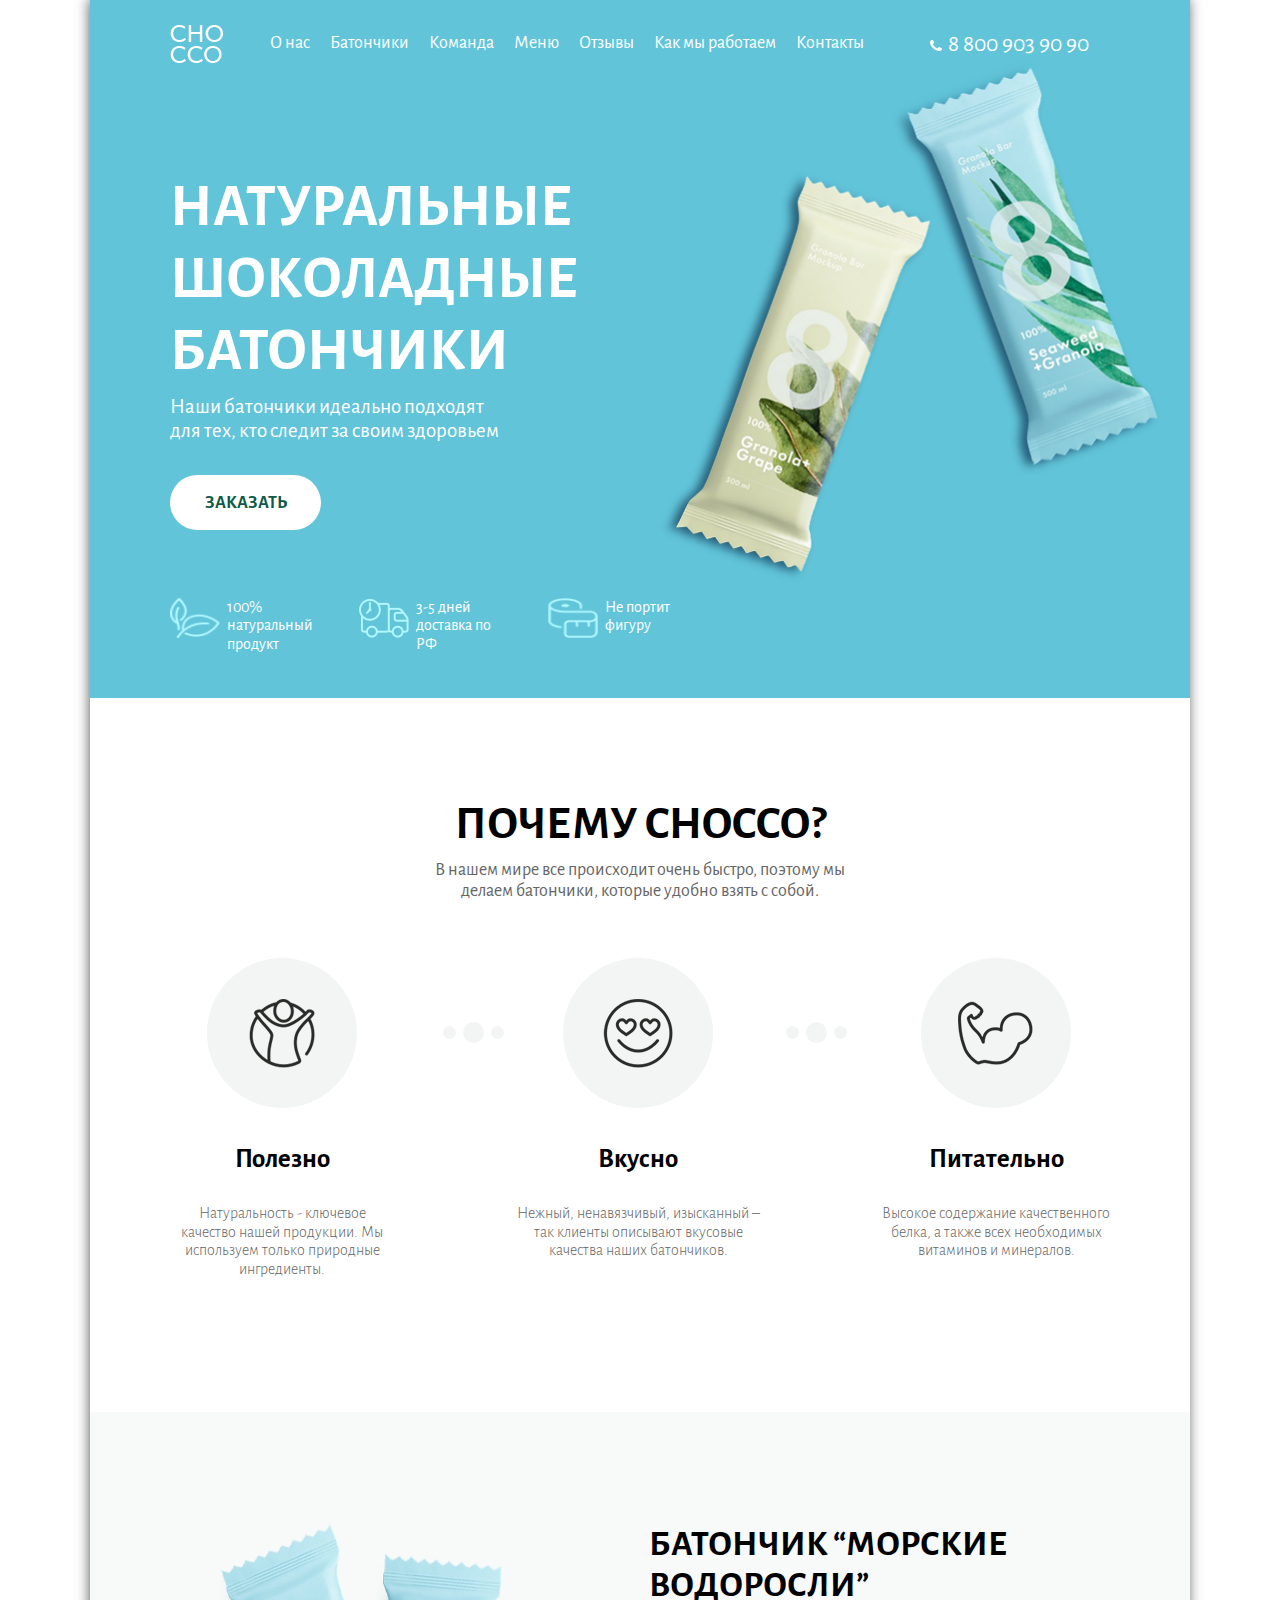
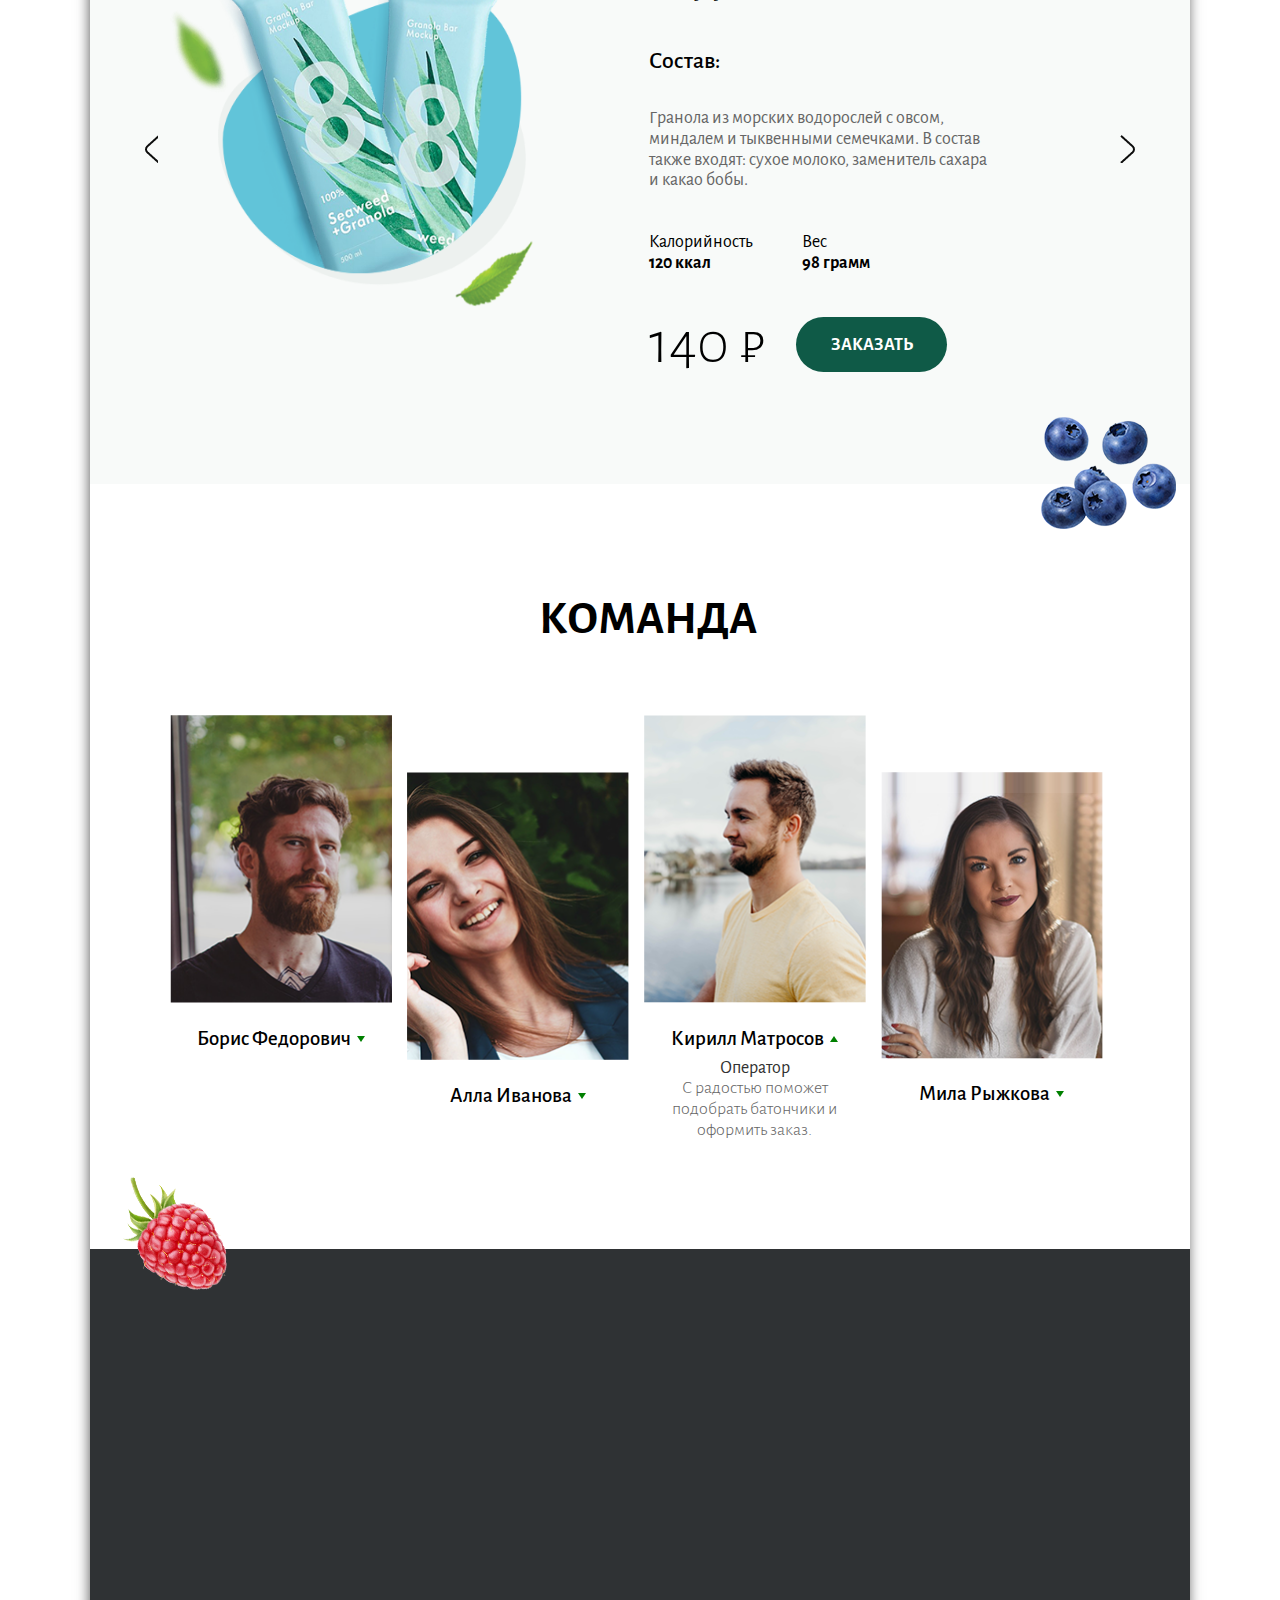
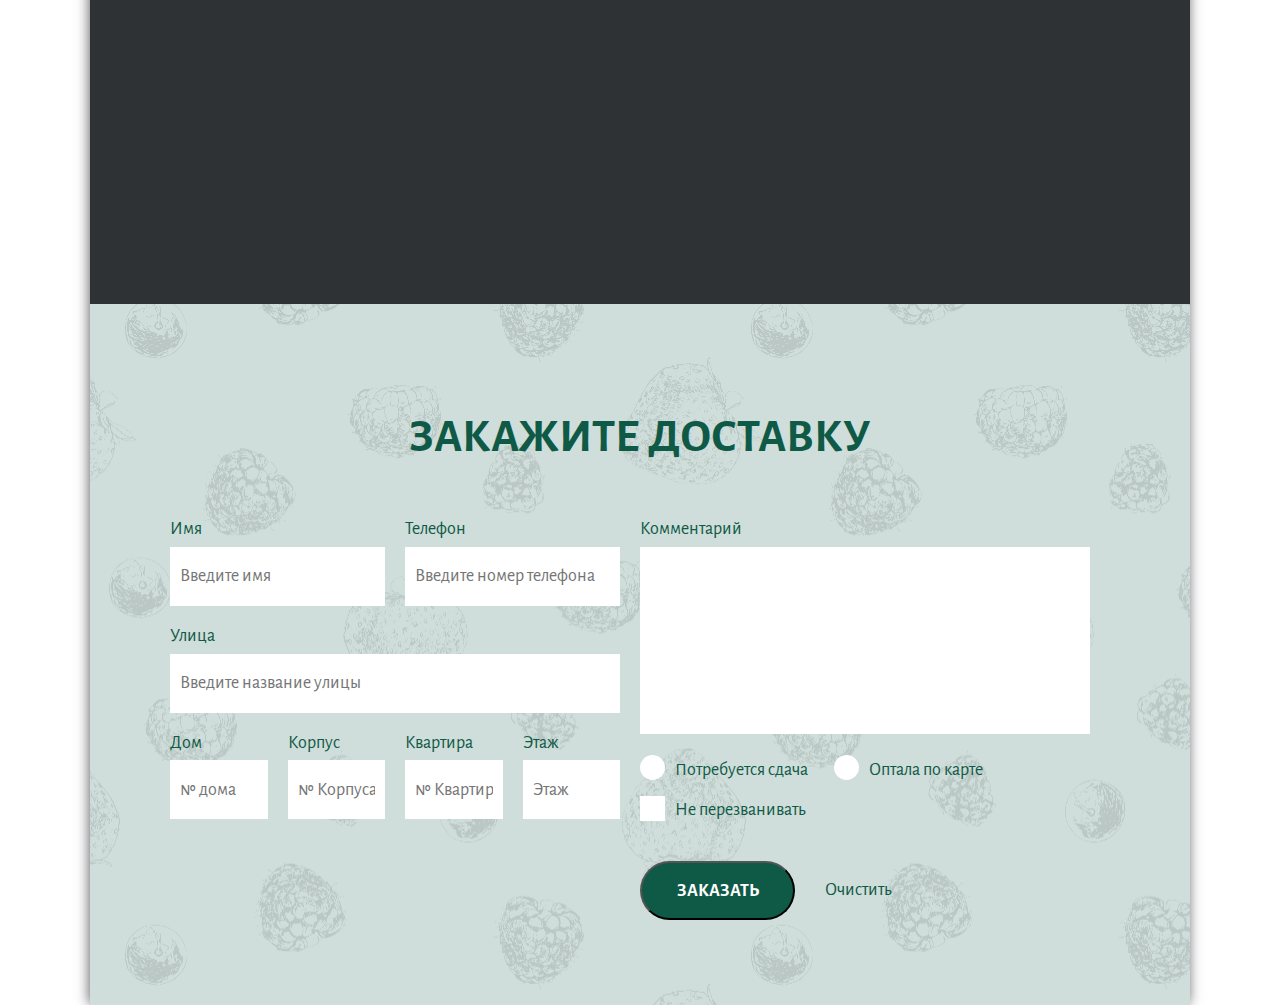
<file: index.html>
<!DOCTYPE html>
<html lang="en">

<head>
    <meta charset="UTF-8">
    <meta name="viewport" content="width=device-width, initial-scale=1.0">
    <link href="https://fonts.googleapis.com/css?family=Alegreya+Sans:300,400,700,800&display=swap&subset=cyrillic" rel="stylesheet">
    <link rel="stylesheet" href="css/animate.css">
    <link rel="stylesheet" href="css/normalize.css">
    <link rel="stylesheet" href="fonts/fontello/css/fontello.css">
    <link rel="stylesheet" href="css/style.css">
    <title>Document</title>
</head>

<body>
    <div class="wrap">

        <div class="first-screen">
            <header class="main-header">
                <img src="image/logo.png" alt="logo" class="logo">
                <nav class="navbar">
                    <ul class="navbar__menu">
                        <li class="navbar__item">
                            <a class="navbar__link" href="#why-chocco"> О нас</a>
                        </li>
                        <li class="navbar__item">
                            <a class="navbar__link" href="#slider">Батончики</a>
                        </li>
                        <li class="navbar__item">
                            <a class="navbar__link" href="#command">Команда</a>
                        </li>
                        <li class="navbar__item">
                            <a class="navbar__link" href="#menu">Меню</a>
                        </li>
                        <li class="navbar__item">
                            <a class="navbar__link" href="#">Отзывы</a>
                        </li>
                        <li class="navbar__item">
                            <a class="navbar__link" href="#">Как мы работаем</a>
                        </li>
                        <li class="navbar__item">
                            <a class="navbar__link" href="#">Контакты</a>
                        </li>
                    </ul>
                </nav>
                <div class="contact">
                    <a class="contact__tel" href="tel:+78009039090">8 800 903 90 90</a>
                </div>
                <!-- <div class="burger-menu">
                    <span class="line"></span>
                    <span class="line"></span>
                    <span class="line"></span>
                    <input type="radio" name="pay" id="burger-on">
                    <input type="radio" name="pay" id="burger-off">
                </div> -->

                <div id="menuToggle">
                    <input id="qwe" name="qwe" type="checkbox" />
                    <span id="span1"></span>
                    <span id="span2"></span>
                    <span id="span3"></span>

                    <div class="wrap-dark">
                        <nav class="navbar">
                            <ul class="navbar__menu">
                                <li class="navbar__item">
                                    <a class="navbar__link" href="#why-chocco"> О нас</a>
                                </li>
                                <li class="navbar__item">
                                    <a class="navbar__link" href="#slider">Батончики</a>

                                </li>
                                <li class="navbar__item">
                                    <a class="navbar__link" href="#command">Команда</a>
                                </li>
                                <li class="navbar__item">
                                    <a class="navbar__link" href="#menu">Меню</a>
                                </li>
                                <li class="navbar__item">
                                    <a class="navbar__link" href="#">Отзывы</a>
                                </li>
                                <li class="navbar__item">
                                    <a class="navbar__link" href="#">Как мы работаем</a>
                                </li>
                                <li class="navbar__item">
                                    <a class="navbar__link" href="#">Контакты</a>
                                </li>
                            </ul>
                        </nav>
                    </div>
                </div>
            </header>
            <img src="image/batons.png" alt="батончики" class="screen-batons">

            <div class="first-section-info-wrap">
                <div class="info">
                    <div class="info__title">
                        <h1 class="title title_f-s-60px">натуральные шоколадные батончики</h1>
                    </div>
                    <div class="info__description">
                        <p class="description description_f-s-21px description_color-white">Наши батончики идеально подходят для тех, кто следит за своим здоровьем</p>
                    </div>
                    <div class="info__button">
                        <a href="#order-section" class="button button_bg-w">Заказать</a>
                    </div>
                </div>
            </div>
            <ul class="privilege-list">
                <li class="privilege-list__item">
                    <img class="privilege-list__icon" src="image/icon-3.png" alt="натуральный продукт">
                    <span class="privilege-list__description">
                            100% натуральный продукт
                        </span>
                </li>
                <li class="privilege-list__item">
                    <img class="privilege-list__icon" src="image/icon-2.png" alt="доставка">
                    <span class="privilege-list__description">
                            3-5 дней доставка по РФ
                        </span>
                </li>
                <li class="privilege-list__item">
                    <img class="privilege-list__icon" src="image/icon-1.png" alt="не портит фигуру">
                    <span class="privilege-list__description">
                            Не портит фигуру
                        </span>
                </li>
            </ul>

            <!-- <div class="radio-buttons">
                    <input type="radio" name="slides" id="point1" checked>
                    <input type="radio" name="slides" id="point2">
                    <input type="radio" name="slides" id="point3">
                    <input type="radio" name="slides" id="point4">
                    <input type="radio" name="slides" id="point5">
                    <input type="radio" name="slides" id="point6">
                    <input type="radio" name="slides" id="point7">
                    <input type="radio" name="slides" id="point8">
                    <input type="radio" name="slides" id="point9">

                    <label for="point1"><span class="pointer"></span></label>
                    <label for="point2"><span class="pointer"></span></label>
                    <label for="point3"><span class="pointer"></span></label>
                    <label for="point4"><span class="pointer"></span></label>
                    <label for="point5"><span class="pointer"></span></label>
                    <label for="point6"><span class="pointer"></span></label>
                    <label for="point7"><span class="pointer"></span></label>
                    <label for="point8"><span class="pointer"></span></label>
                    <label for="point9"><span class="pointer"></span></label>
                </div> -->



        </div>
        <main class="main-content">
            <article class="why-chocco">
                <div class="why-chocco-info-wrap">
                    <div class="info">
                        <div class="info__title">
                            <h2 class="title title_color-black">почему chocco?</h2>
                        </div>
                        <div class="info__description">
                            <p class="description">В нашем мире все происходит очень быстро, поэтому мы делаем батончики, которые удобно взять с собой.</p>
                        </div>

                    </div>
                </div>
                <section class="advantage-block">
                    <h2 class="title title_hidden">Преимущества продукции</h2>

                    <div class="advantage-wrap">
                        <div class="circle-block animated fadeInDown delay-5s">
                            <div class="circles">
                                <div class="elem small-circle"></div>
                                <div class="elem elem_medium middle-circle"></div>
                                <div class="elem small-circle"></div>
                            </div>
                            <div class="circles">
                                <div class="elem small-circle"></div>
                                <div class="elem elem_medium middle-circle"></div>
                                <div class="elem small-circle"></div>
                            </div>
                        </div>
                        <ul class="advantage">
                            <li class="advantage__item animated fadeInDown delay-1-5s">
                                <!-- <img src="image/polezno.png" alt="полезно" class="advantage__icon"> -->
                                <div class="advantage__icon">
                                    <div class="circle-grey animated flipInY infinite delay-6s">
                                        <!-- <i class="icon-1 icon"></i> -->
                                        <img src="image/polezno.png" alt="полезно">
                                    </div>

                                </div>
                                <p class="advantage__title">Полезно</p>
                                <p class="advantage__text">Натуральность - ключевое качество нашей продукции. Мы используем только природные ингредиенты.
                                </p>
                            </li>
                            <!-- <li class="advantage__item"><svg xmlns="http://www.w3.org/2000/svg" class="advantage__dots" viewBox="0 0 67 21"><g><g><path fill="#f2f5f4" d="M33.5 0C39.299 0 44 4.7 44 10.5 44 16.297 39.299 21 33.5 21S23 16.297 23 10.5C23 4.7 27.701 0 33.5 0zm27 4a6.5 6.5 0 1 1 0 13 6.5 6.5 0 0 1 0-13zm-54 0a6.5 6.5 0 1 1 0 13 6.5 6.5 0 0 1 0-13z"/></g></g></svg></li> -->

                            <li class="advantage__item animated fadeInDown delay-3s">
                                <!-- <img src="image/vkusno.png" alt="вкусно" class="advantage__icon"> -->
                                <div class="advantage__icon ">
                                    <div class="circle-grey animated flipInY infinite delay-7s">
                                        <!-- <i class="icon-3 icon"></i> -->
                                        <img src="image/vkusno.png" alt="вкусно">
                                    </div>

                                </div>
                                <p class="advantage__title">Вкусно</p>
                                <p class="advantage__text">Нежный, ненавязчивый, изысканный – так клиенты описывают вкусовые качества наших батончиков.
                                </p>
                            </li>
                            <!-- <li class="advantage__item"><svg xmlns="http://www.w3.org/2000/svg" class="advantage__dots" viewBox="0 0 67 21"><g><g><path fill="#f2f5f4" d="M33.5 0C39.299 0 44 4.7 44 10.5 44 16.297 39.299 21 33.5 21S23 16.297 23 10.5C23 4.7 27.701 0 33.5 0zm27 4a6.5 6.5 0 1 1 0 13 6.5 6.5 0 0 1 0-13zm-54 0a6.5 6.5 0 1 1 0 13 6.5 6.5 0 0 1 0-13z"/></g></g></svg></li> -->

                            <li class="advantage__item animated fadeInDown delay-4-5s">
                                <!-- <img src="image/pitatelno.png" alt="питательно" class="advantage__icon"> -->
                                <div class="advantage__icon">
                                    <div class="circle-grey animated flipInY infinite delay-8s">
                                        <!-- <i class="icon-2 icon"></i> -->
                                        <img src="image/pitatelno.png" alt="питательно">
                                    </div>
                                </div>
                                <p class="advantage__title">Питательно</p>
                                <p class="advantage__text">Высокое содержание качественного белка, а также всех необходимых витаминов и минералов.
                                </p>
                            </li>
                        </ul>
                    </div>

                </section>
            </article>
            <section class="slider" id="slider">
                <h2 class="title title_hidden">Слайдер</h2>

                <div class="slide">
                    <img src="image/4-layers.png" alt="батончик морские водоросли" class="picture">
                    <div class="slide-info">
                        <div class="product">
                            <p class="product__name">Батончик “Морские водоросли”</p>
                            <p class="product__subtitle">Состав:</p>
                            <p class="product__structure">Гранола из морских водорослей с овсом, миндалем и тыквенными семечками. В состав также входят: сухое молоко, заменитель сахара и какао бобы.</p>
                            <ul class="product__feature">
                                <li class="feature">
                                    <p class="feature__text">Калорийность</p>
                                    <p class="feature__value"><strong>120 ккал</strong></p>
                                </li>
                                <li class="feature">
                                    <p class="feature__text">Вес</p>
                                    <p class="feature__value"><strong>98 грамм</strong></p>
                                </li>
                            </ul>
                            <div class="product__order-block">
                                <p class="product__price">140 ₽</p>
                                <div class="product__order-btn">
                                    <a href="#order-section" class="button button_bg-green">Заказать</a>
                                </div>
                            </div>
                        </div>
                    </div>
                </div>
                <div class="arrow-left"></div>
                <div class="arrow-right"></div>
                <!-- <img src="image/fruits/uzor-list.png" alt="Узор" class="slider__uzor"> -->
                <img src="image/fruits/chernika.png" alt="Черника" class="slider__chernika img-animation">
            </section>
            <section class="command" id="command">
                <div class="command-info-wrap">
                    <div class="info">
                        <div class="info__title">
                            <h2 class="title">Команда</h2>
                        </div>
                    </div>
                </div>
                <ul class="command-list">
                    <li class="command-list__worker">
                        <img class="command-list__photo" src="image/comands/photo-1.png" alt="Борис Федорович">
                        <div class="command-list__info">
                            <div class="command-list__data">
                                <p class="command-list__name">Борис Федорович</p>
                                <span class="command-list__poligon"></span>
                            </div>
                            <div class="command-list__description">
                                <p class="command-list__role"></p>
                                <p class="command-list__text"></p>
                            </div>
                        </div>
                    </li>
                    <li class="command-list__worker command-list__worker_mg-top">
                        <img class="command-list__photo" src="image/comands/photo-2.png" alt="Алла Иванова">
                        <div class="command-list__info">
                            <div class="command-list__data">
                                <p class="command-list__name">Алла Иванова</p>
                                <span class="command-list__poligon"></span>
                            </div>
                            <div class="command-list__description">
                                <p class="command-list__role"></p>
                                <p class="command-list__text"></p>
                            </div>
                        </div>
                    </li>
                    <li class="command-list__worker">
                        <img class="command-list__photo" src="image/comands/photo-4.png" alt="Кирилл Матросов">
                        <div class="command-list__info">
                            <div class="command-list__data">
                                <p class="command-list__name">Кирилл Матросов</p>
                                <span class="command-list__poligon command-list__poligon_active"></span>
                            </div>
                            <div class="command-list__description">
                                <p class="command-list__role">Оператор</p>
                                <p class="command-list__text">С радостью поможет подобрать батончики и оформить заказ.</p>
                            </div>
                        </div>
                    </li>
                    <li class="command-list__worker command-list__worker_mg-top">
                        <img class="command-list__photo" src="image/comands/photo-3.png" alt="Мила Рыжкова">
                        <div class="command-list__info">
                            <div class="command-list__data">
                                <p class="command-list__name">Мила Рыжкова</p>
                                <span class="command-list__poligon"></span>
                            </div>
                            <div class="command-list__description">
                                <p class="command-list__role"></p>
                                <p class="command-list__text"></p>
                            </div>
                        </div>
                    </li>
                </ul>
            </section>
            <section class="menu" id="menu">
                <h2 class="title title_hidden">Меню</h2>
                <img src="image/fruits/malina.png" alt="Малина" class="menu__malina img-animation">
            </section>
            <section class="order-section" id="order-section">
                <div class="order-section-info-wrap">
                    <div class="info">
                        <div class="info__title">
                            <h2 class="title">Закажите доставку</h2>
                        </div>
                    </div>
                </div>
                <form action="index.php" method="GET" class="order-form">
                    <div class="left-part">
                        <div class="row">
                            <div class="text-block">
                                <label for="name" class="text-block__title">Имя</label>
                                <input type="text" class="text-block__input" id="name" name="name" placeholder="Введите имя" required>
                            </div>
                            <div class="text-block">
                                <label for="tel" class="text-block__title">Телефон</label>
                                <input type="text" class="text-block__input " id="tel" name="tel" placeholder="Введите номер телефона" pattern="^((8|\+7)[\- ]?)?(\(?\d{3}\)?[\- ]?)?[\d\- ]{7,10}$" required>
                            </div>
                        </div>
                        <div class="row">
                            <div class="text-block">
                                <label for="street" class="text-block__title">Улица</label>
                                <input type="text" class="text-block__input text-block__input_long" id="street" name="street" placeholder="Введите название улицы" required>
                            </div>
                        </div>
                        <div class="row">
                            <div class="text-block">
                                <label for="home" class="text-block__title">Дом</label>
                                <input type="text" class="text-block__input text-block__input_short" id="home" name="home" placeholder="№ дома" pattern="^[ 0-9]+$" required>
                            </div>
                            <div class="text-block">
                                <label for="corpus" class="text-block__title">Корпус</label>
                                <input type="text" class="text-block__input text-block__input_short" id="corpus" name="corpus" pattern="^[ 0-9]+$" placeholder="№ Корпуса">
                            </div>
                            <div class="text-block">
                                <label for="flat" class="text-block__title">Квартира</label>
                                <input type="text" class="text-block__input text-block__input_short" id="flat" name="flat" pattern="^[ 0-9]+$" placeholder="№ Квартиры">
                            </div>
                            <div class="text-block">
                                <label for="floor" class="text-block__title">Этаж</label>
                                <input type="text" class="text-block__input text-block__input_short" id="floor" name="floor" pattern="^[ 0-9]+$" placeholder="Этаж">
                            </div>
                        </div>
                    </div>
                    <div class="right-part">
                        <div class="row">
                            <div class="text-block">
                                <label for="comments" class="text-block__title">Комментарий</label>
                                <textarea name="comments" id="comments" class="text-block__textarea"></textarea>
                            </div>
                        </div>
                        <div class="row">
                            <div class="radio-check">
                                <input type="radio" name="pay" id="1" class="radio-check__radio">
                                <label for="1" class="radio-check__label">Потребуется сдача</label>

                                <input type="radio" name="pay" id="2" class="radio-check__radio">
                                <label for="2" class="radio-check__label">Оптала по карте</label>

                            </div>
                        </div>
                        <div class="row">
                            <div class="check">
                                <input type="checkbox" name="not-recall" id="3" class="check__checkbox">
                                <label for="3" class="check__label">Не перезванивать</label>
                            </div>
                        </div>
                        <div class="row"></div>
                        <div class="user-buttons">
                            <input type="submit" value="Заказать" class="button button_bg-green">
                            <input type="reset" value="Очистить" class="reset">
                        </div>
                    </div>
                </form>
            </section>
        </main>
    </div>
</body>

</html>
</file>
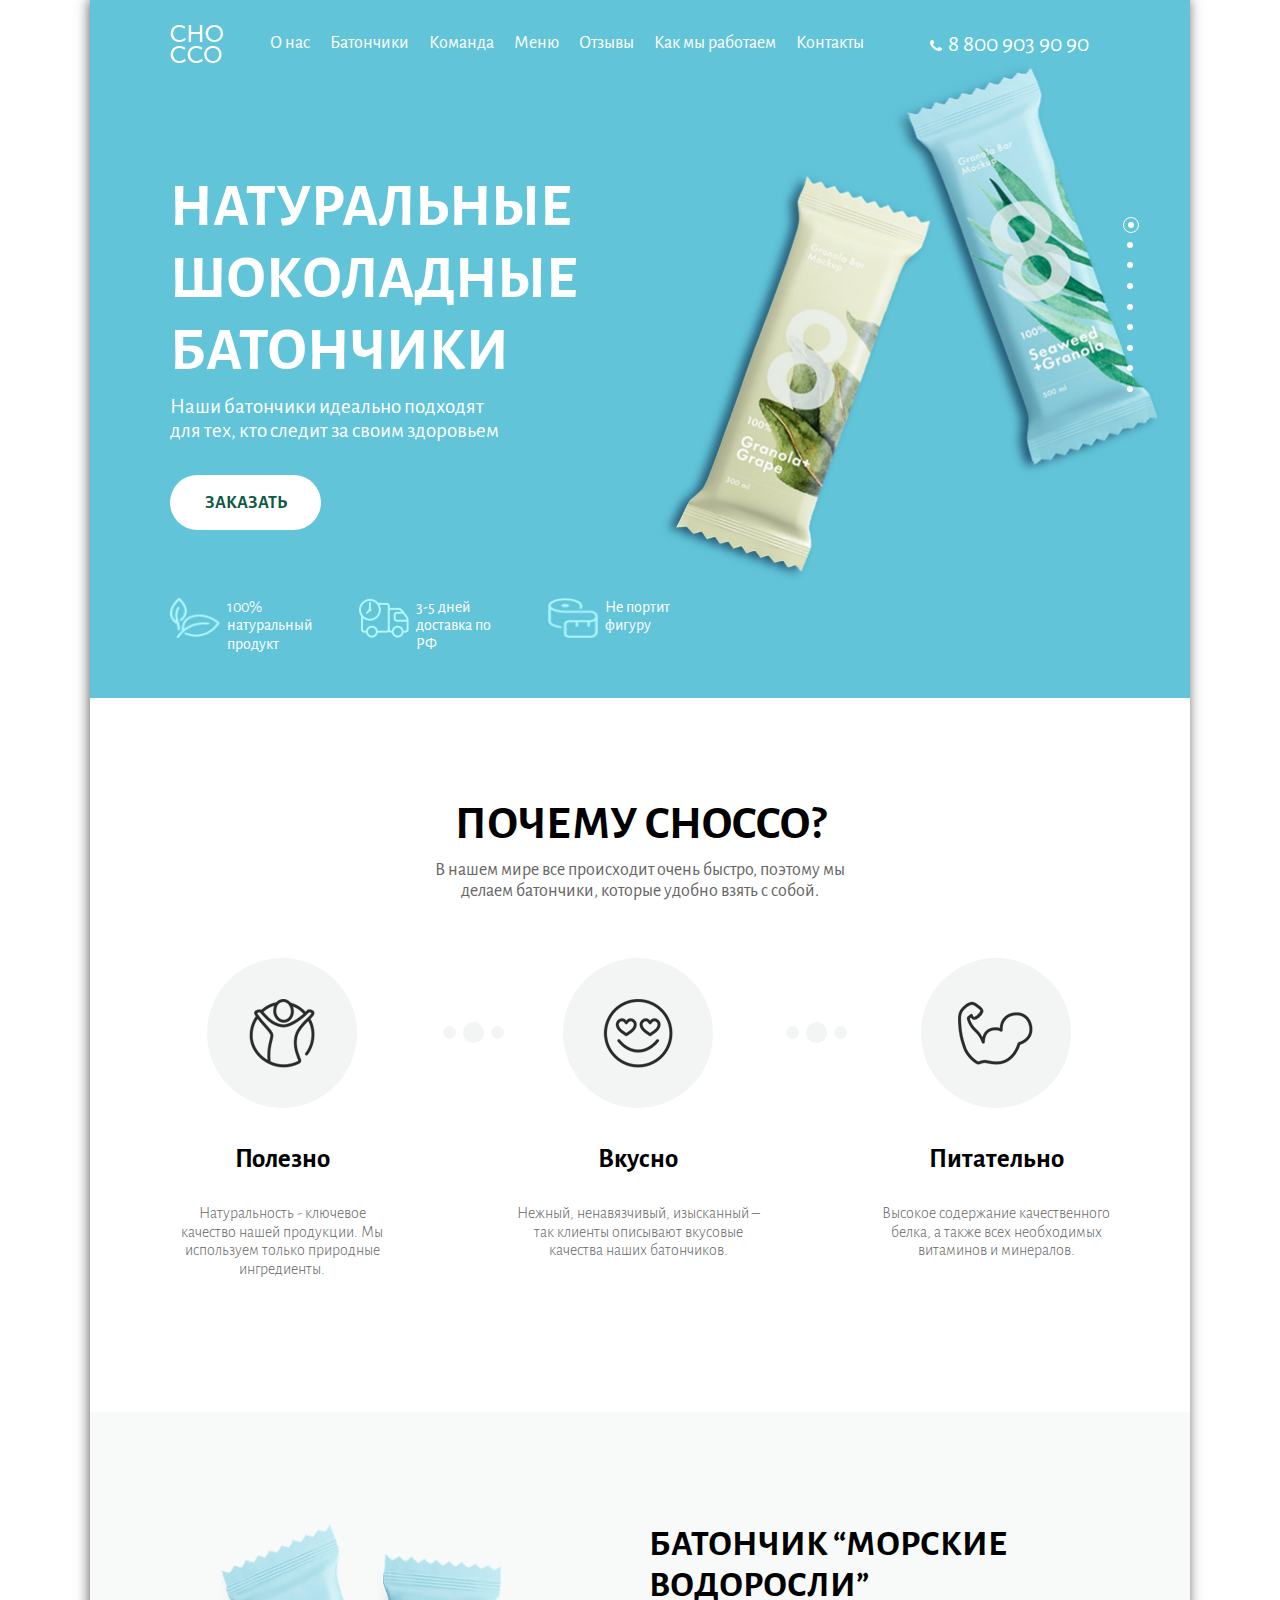
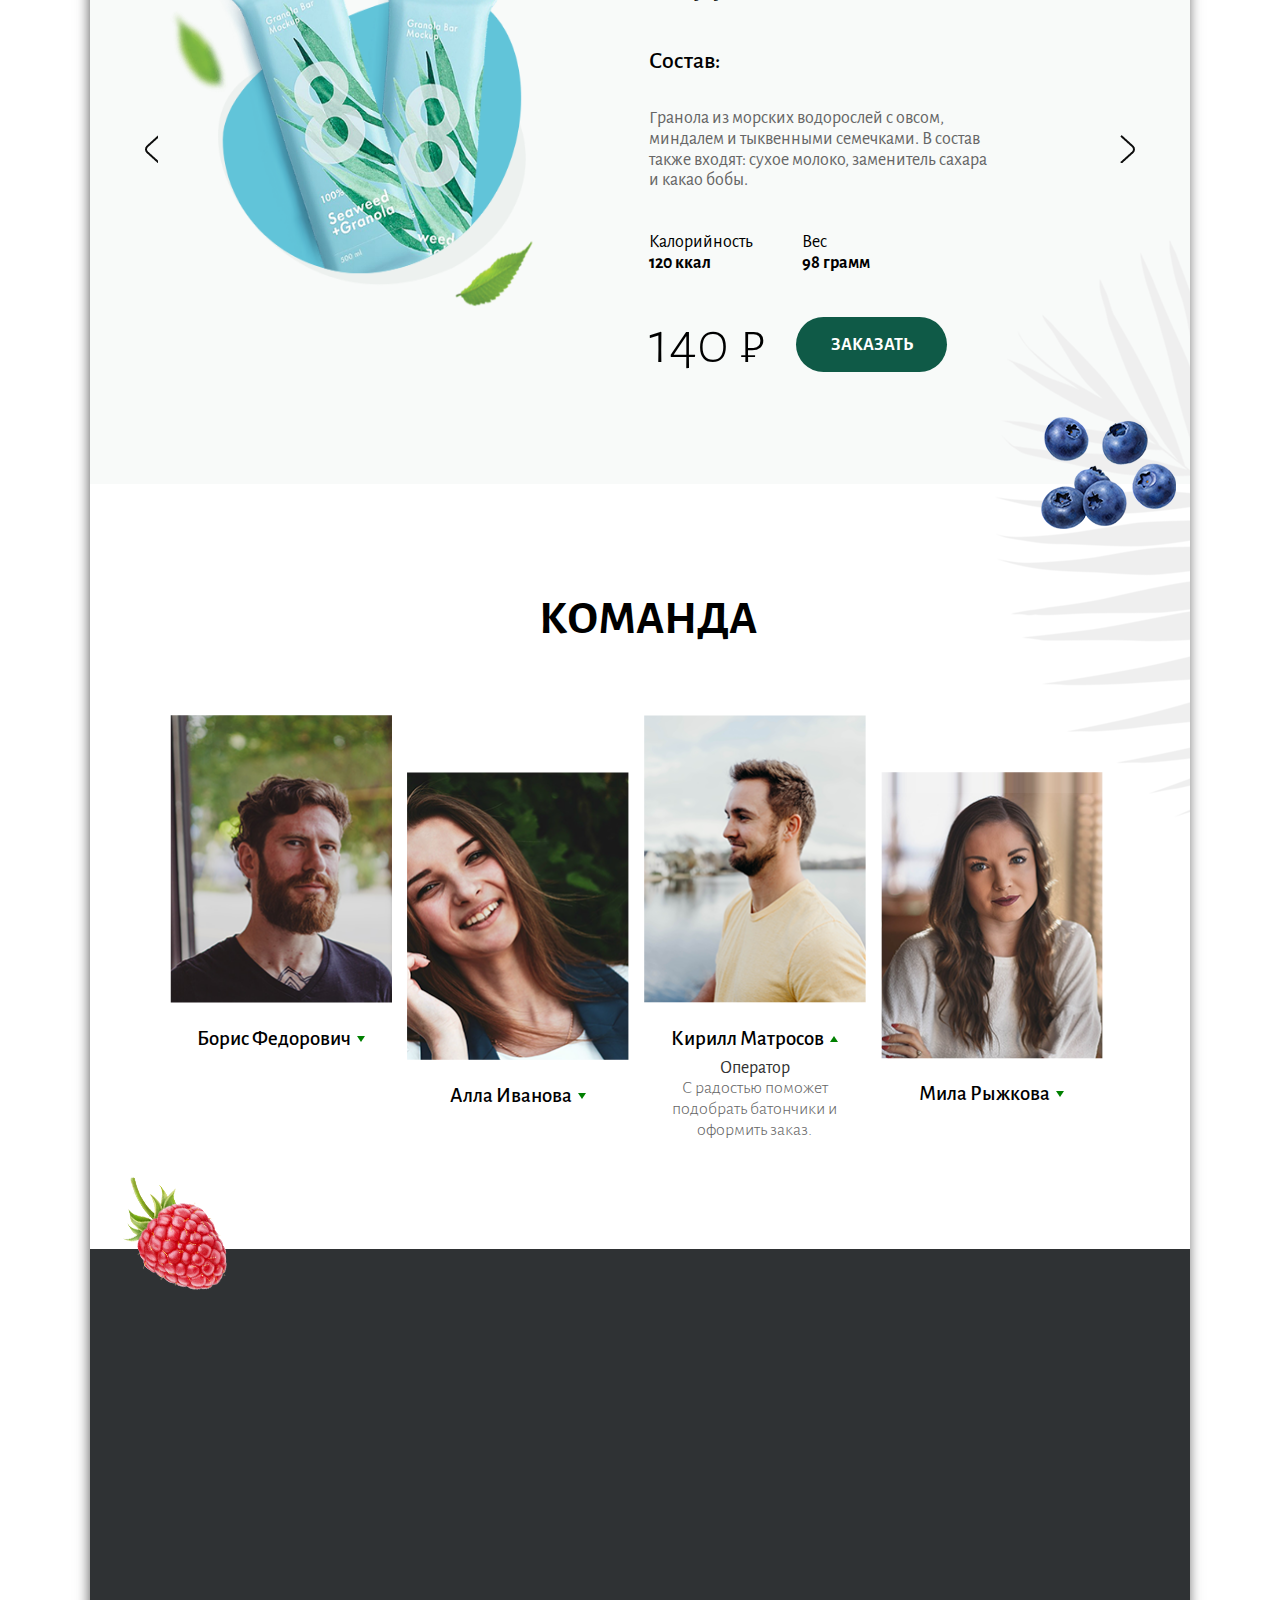
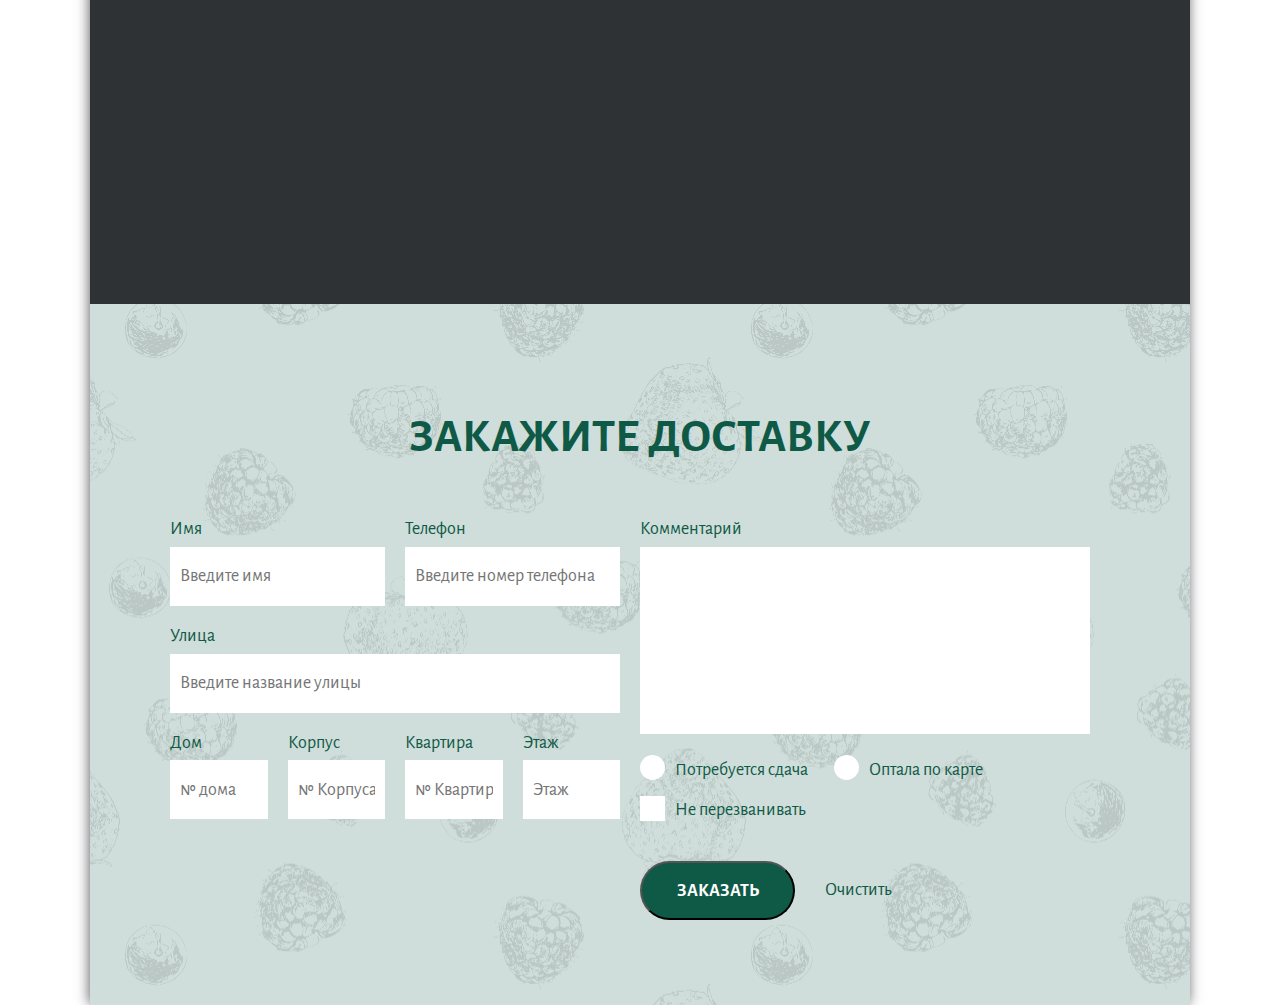
<file: animation.html>
<!DOCTYPE html>
<html lang="en">

<head>
    <meta charset="UTF-8">
    <meta name="viewport" content="width=device-width, initial-scale=1.0">
    <link href="https://fonts.googleapis.com/css?family=Alegreya+Sans:300,400,700,800&display=swap&subset=cyrillic" rel="stylesheet">
    <link rel="stylesheet" href="css/animate.css">
    <link rel="stylesheet" href="css/normalize.css">
    <link rel="stylesheet" href="fonts/fontello/css/fontello.css">
    <link rel="stylesheet" href="css/style.css">
    <title>Document</title>
</head>

<body>
    <div class="wrap">
        <div class="first-screen">
            <header class="main-header">
                <img src="image/logo.png" alt="logo" class="logo">
                <nav class="navbar">
                    <ul class="navbar__menu">
                        <li class="navbar__item">
                            <a class="navbar__link" href="#"> О нас</a>
                        </li>
                        <li class="navbar__item">
                            <a class="navbar__link" href="#">Батончики</a>
                        </li>
                        <li class="navbar__item">
                            <a class="navbar__link" href="#">Команда</a>
                        </li>
                        <li class="navbar__item">
                            <a class="navbar__link" href="#">Меню</a>
                        </li>
                        <li class="navbar__item">
                            <a class="navbar__link" href="#">Отзывы</a>
                        </li>
                        <li class="navbar__item">
                            <a class="navbar__link" href="#">Как мы работаем</a>
                        </li>
                        <li class="navbar__item">
                            <a class="navbar__link" href="#">Контакты</a>
                        </li>
                    </ul>
                </nav>
                <div class="contact">
                    <a class="contact__tel" href="tel:+78009039090"><span class="contact__icon"></span>8 800 903 90 90</a>
                </div>
            </header>

            <article class="chocco">
                <div class="first-section-info-wrap">
                    <div class="info">
                        <div class="info__title">
                            <h1 class="title title_f-s-60px">натуральные шоколадные батончики</h1>
                        </div>
                        <div class="info__description">
                            <p class="description description_f-s-21px description_color-white">Наши батончики идеально подходят для тех, кто следит за своим здоровьем</p>
                        </div>
                        <div class="info__button">
                            <a href="#" class="button button_bg-w">Заказать</a>
                        </div>
                    </div>
                </div>
                <ul class="privilege-list">
                    <li class="privilege-list__item">
                        <img class="privilege-list__icon" src="image/icon-3.png" alt="натуральный продукт">
                        <p class="privilege-list__description">
                            100% натуральный продукт
                        </p>
                    </li>
                    <li class="privilege-list__item">
                        <img class="privilege-list__icon" src="image/icon-2.png" alt="доставка">
                        <p class="privilege-list__description">
                            3-5 дней доставка по РФ
                        </p>
                    </li>
                    <li class="privilege-list__item">
                        <img class="privilege-list__icon" src="image/icon-1.png" alt="не портит фигуру">
                        <p class="privilege-list__description">
                            Не портит фигуру
                        </p>
                    </li>
                </ul>

                <div class="radio-buttons">
                    <input type="radio" name="slides" id="point1" checked>
                    <input type="radio" name="slides" id="point2">
                    <input type="radio" name="slides" id="point3">
                    <input type="radio" name="slides" id="point4">
                    <input type="radio" name="slides" id="point5">
                    <input type="radio" name="slides" id="point6">
                    <input type="radio" name="slides" id="point7">
                    <input type="radio" name="slides" id="point8">
                    <input type="radio" name="slides" id="point9">

                    <label for="point1"><span class="pointer"></span></label>
                    <label for="point2"><span class="pointer"></span></label>
                    <label for="point3"><span class="pointer"></span></label>
                    <label for="point4"><span class="pointer"></span></label>
                    <label for="point5"><span class="pointer"></span></label>
                    <label for="point6"><span class="pointer"></span></label>
                    <label for="point7"><span class="pointer"></span></label>
                    <label for="point8"><span class="pointer"></span></label>
                    <label for="point9"><span class="pointer"></span></label>
                </div>
                <img src="image/batons.png" alt="батончики" class="screen-batons">
            </article>

        </div>
        <main class="main-content">
            <article class="why-chocco">
                <div class="why-chocco-info-wrap">
                    <div class="info">
                        <div class="info__title">
                            <h2 class="title title_color-black">почему chocco?</h2>
                        </div>
                        <div class="info__description">
                            <p class="description">В нашем мире все происходит очень быстро, поэтому мы делаем батончики, которые удобно взять с собой.</p>
                        </div>

                    </div>
                </div>
                <section class="advantage-block">
                    <h2 class="title title_hidden">Преимущества продукции</h2>
                    <div class="bz-border">
                        <div class="advantage-wrap">
                            <div class="circle-block animated fadeInDown delay-5s">
                                <div class="circles">
                                    <div class="elem small-circle"></div>
                                    <div class="elem elem_medium middle-circle"></div>
                                    <div class="elem small-circle"></div>
                                </div>
                                <div class="circles">
                                    <div class="elem small-circle"></div>
                                    <div class="elem elem_medium middle-circle"></div>
                                    <div class="elem small-circle"></div>
                                </div>
                            </div>
                            <ul class="advantage">
                                <li class="advantage__item animated fadeInDown delay-1-5s">
                                    <!-- <img src="image/polezno.png" alt="полезно" class="advantage__icon"> -->
                                    <div class="advantage__icon">
                                        <div class="circle-grey animated flipInY infinite delay-6s">
                                            <!-- <i class="icon-1 icon"></i> -->
                                            <img src="image/polezno.png" alt="полезно">
                                        </div>

                                    </div>
                                    <p class="advantage__title">Полезно</p>
                                    <p class="advantage__text">Натуральность - ключевое качество нашей продукции. Мы используем только природные ингредиенты.
                                    </p>
                                </li>
                                <!-- <li class="advantage__item"><svg xmlns="http://www.w3.org/2000/svg" class="advantage__dots" viewBox="0 0 67 21"><g><g><path fill="#f2f5f4" d="M33.5 0C39.299 0 44 4.7 44 10.5 44 16.297 39.299 21 33.5 21S23 16.297 23 10.5C23 4.7 27.701 0 33.5 0zm27 4a6.5 6.5 0 1 1 0 13 6.5 6.5 0 0 1 0-13zm-54 0a6.5 6.5 0 1 1 0 13 6.5 6.5 0 0 1 0-13z"/></g></g></svg></li> -->

                                <li class="advantage__item animated fadeInDown delay-3s">
                                    <!-- <img src="image/vkusno.png" alt="вкусно" class="advantage__icon"> -->
                                    <div class="advantage__icon ">
                                        <div class="circle-grey animated flipInY infinite delay-7s">
                                            <!-- <i class="icon-3 icon"></i> -->
                                            <img src="image/vkusno.png" alt="вкусно">
                                        </div>

                                    </div>
                                    <p class="advantage__title">Вкусно</p>
                                    <p class="advantage__text">Нежный, ненавязчивый, изысканный – так клиенты описывают вкусовые качества наших батончиков.
                                    </p>
                                </li>
                                <!-- <li class="advantage__item"><svg xmlns="http://www.w3.org/2000/svg" class="advantage__dots" viewBox="0 0 67 21"><g><g><path fill="#f2f5f4" d="M33.5 0C39.299 0 44 4.7 44 10.5 44 16.297 39.299 21 33.5 21S23 16.297 23 10.5C23 4.7 27.701 0 33.5 0zm27 4a6.5 6.5 0 1 1 0 13 6.5 6.5 0 0 1 0-13zm-54 0a6.5 6.5 0 1 1 0 13 6.5 6.5 0 0 1 0-13z"/></g></g></svg></li> -->

                                <li class="advantage__item animated fadeInDown delay-4-5s">
                                    <!-- <img src="image/pitatelno.png" alt="питательно" class="advantage__icon"> -->
                                    <div class="advantage__icon">
                                        <div class="circle-grey animated flipInY infinite delay-8s">
                                            <!-- <i class="icon-2 icon"></i> -->
                                            <img src="image/pitatelno.png" alt="питательно">
                                        </div>
                                    </div>
                                    <p class="advantage__title">Питательно</p>
                                    <p class="advantage__text">Высокое содержание качественного белка, а также всех необходимых витаминов и минералов.
                                    </p>
                                </li>
                            </ul>
                        </div>
                    </div>
                </section>
            </article>
            <section class="slider">
                <h2 class="title title_hidden">Слайдер</h2>

                <div class="slide">
                    <img src="image/4-layers.png" alt="батончик морские водоросли" class="picture">
                    <div class="slide-info">
                        <div class="product">
                            <p class="product__name">Батончик “Морские водоросли”</p>
                            <p class="product__subtitle">Состав:</p>
                            <p class="product__structure">Гранола из морских водорослей с овсом, миндалем и тыквенными семечками. В состав также входят: сухое молоко, заменитель сахара и какао бобы.</p>
                            <ul class="product__feature">
                                <li class="feature">
                                    <p class="feature__text">Калорийность</p>
                                    <p class="feature__value"><strong>120 ккал</strong></p>
                                </li>
                                <li class="feature">
                                    <p class="feature__text">Вес</p>
                                    <p class="feature__value"><strong>98 грамм</strong></p>
                                </li>
                            </ul>
                            <div class="product__order-block">
                                <p class="product__price">140 ₽</p>
                                <div class="product__order-btn">
                                    <a href="#" class="button button_bg-green">Заказать</a>
                                </div>
                            </div>
                        </div>
                    </div>
                </div>
                <div class="arrow-left"></div>
                <div class="arrow-right"></div>
                <img src="image/fruits/uzor-list.png" alt="Узор" class="slider__uzor">
                <img src="image/fruits/chernika.png" alt="Черника" class="slider__chernika img-animation">
            </section>
            <section class="command">
                <div class="command-info-wrap">
                    <div class="info">
                        <div class="info__title">
                            <h2 class="title">Команда</h2>
                        </div>
                    </div>
                </div>
                <ul class="command-list">
                    <li class="command-list__worker">
                        <img class="command-list__photo" src="image/comands/photo-1.png" alt="Борис Федорович">
                        <div class="command-list__info">
                            <div class="command-list__data">
                                <p class="command-list__name">Борис Федорович</p>
                                <span class="command-list__poligon"></span>
                            </div>
                            <div class="command-list__description">
                                <p class="command-list__role"></p>
                                <p class="command-list__text"></p>
                            </div>
                        </div>
                    </li>
                    <li class="command-list__worker command-list__worker_mg-top">
                        <img class="command-list__photo" src="image/comands/photo-2.png" alt="Алла Иванова">
                        <div class="command-list__info">
                            <div class="command-list__data">
                                <p class="command-list__name">Алла Иванова</p>
                                <span class="command-list__poligon"></span>
                            </div>
                            <div class="command-list__description">
                                <p class="command-list__role"></p>
                                <p class="command-list__text"></p>
                            </div>
                        </div>
                    </li>
                    <li class="command-list__worker">
                        <img class="command-list__photo" src="image/comands/photo-4.png" alt="Кирилл Матросов">
                        <div class="command-list__info">
                            <div class="command-list__data">
                                <p class="command-list__name">Кирилл Матросов</p>
                                <span class="command-list__poligon command-list__poligon_active"></span>
                            </div>
                            <div class="command-list__description">
                                <p class="command-list__role">Оператор</p>
                                <p class="command-list__text">С радостью поможет подобрать батончики и оформить заказ.</p>
                            </div>
                        </div>
                    </li>
                    <li class="command-list__worker command-list__worker_mg-top">
                        <img class="command-list__photo" src="image/comands/photo-3.png" alt="Мила Рыжкова">
                        <div class="command-list__info">
                            <div class="command-list__data">
                                <p class="command-list__name">Мила Рыжкова</p>
                                <span class="command-list__poligon"></span>
                            </div>
                            <div class="command-list__description">
                                <p class="command-list__role"></p>
                                <p class="command-list__text"></p>
                            </div>
                        </div>
                    </li>
                </ul>
            </section>
            <section class="menu">
                <h2 class="title title_hidden">Меню</h2>
                <img src="image/fruits/malina.png" alt="Малина" class="menu__malina img-animation">
            </section>
            <section class="order-section">
                <div class="order-section-info-wrap">
                    <div class="info">
                        <div class="info__title">
                            <h2 class="title">Закажите доставку</h2>
                        </div>
                    </div>
                </div>
                <form action="index.php" method="GET" class="order-form">
                    <div class="left-part">
                        <div class="row">
                            <div class="text-block">
                                <label for="name" class="text-block__title">Имя</label>
                                <input type="text" class="text-block__input" id="name" name="name" placeholder="Введите имя" required>
                            </div>
                            <div class="text-block">
                                <label for="tel" class="text-block__title">Телефон</label>
                                <input type="text" class="text-block__input " id="tel" name="tel" placeholder="Введите номер телефона" pattern="^((8|\+7)[\- ]?)?(\(?\d{3}\)?[\- ]?)?[\d\- ]{7,10}$" required>
                            </div>
                        </div>
                        <div class="row">
                            <div class="text-block">
                                <label for="street" class="text-block__title">Улица</label>
                                <input type="text" class="text-block__input text-block__input_long" id="street" name="street" placeholder="Введите название улицы" required>
                            </div>
                        </div>
                        <div class="row">
                            <div class="text-block">
                                <label for="home" class="text-block__title">Дом</label>
                                <input type="text" class="text-block__input text-block__input_short" id="home" name="home" placeholder="№ дома" pattern="^[ 0-9]+$" required>
                            </div>
                            <div class="text-block">
                                <label for="corpus" class="text-block__title">Корпус</label>
                                <input type="text" class="text-block__input text-block__input_short" id="corpus" name="corpus" pattern="^[ 0-9]+$" placeholder="№ Корпуса">
                            </div>
                            <div class="text-block">
                                <label for="flat" class="text-block__title">Квартира</label>
                                <input type="text" class="text-block__input text-block__input_short" id="flat" name="flat" pattern="^[ 0-9]+$" placeholder="№ Квартиры">
                            </div>
                            <div class="text-block">
                                <label for="floor" class="text-block__title">Этаж</label>
                                <input type="text" class="text-block__input text-block__input_short" id="floor" name="floor" pattern="^[ 0-9]+$" placeholder="Этаж">
                            </div>
                        </div>
                    </div>
                    <div class="right-part">
                        <div class="row">
                            <div class="text-block">
                                <label for="comments" class="text-block__title">Комментарий</label>
                                <textarea name="comments" id="comments" class="text-block__textarea"></textarea>
                            </div>
                        </div>
                        <div class="row">
                            <div class="radio-check">
                                <input type="radio" name="pay" id="1" class="radio-check__radio">
                                <label for="1" class="radio-check__label">Потребуется сдача</label>

                                <input type="radio" name="pay" id="2" class="radio-check__radio">
                                <label for="2" class="radio-check__label">Оптала по карте</label>

                            </div>
                        </div>
                        <div class="row">
                            <div class="check">
                                <input type="checkbox" name="not-recall" id="3" class="check__checkbox">
                                <label for="3" class="check__label">Не перезванивать</label>
                            </div>
                        </div>
                        <div class="row"></div>
                        <div class="user-buttons">
                            <input type="submit" value="Заказать" class="button button_bg-green">
                            <input type="reset" value="Очистить" class="reset">
                        </div>
                    </div>
                </form>
            </section>
        </main>
    </div>
</body>

</html>
</file>
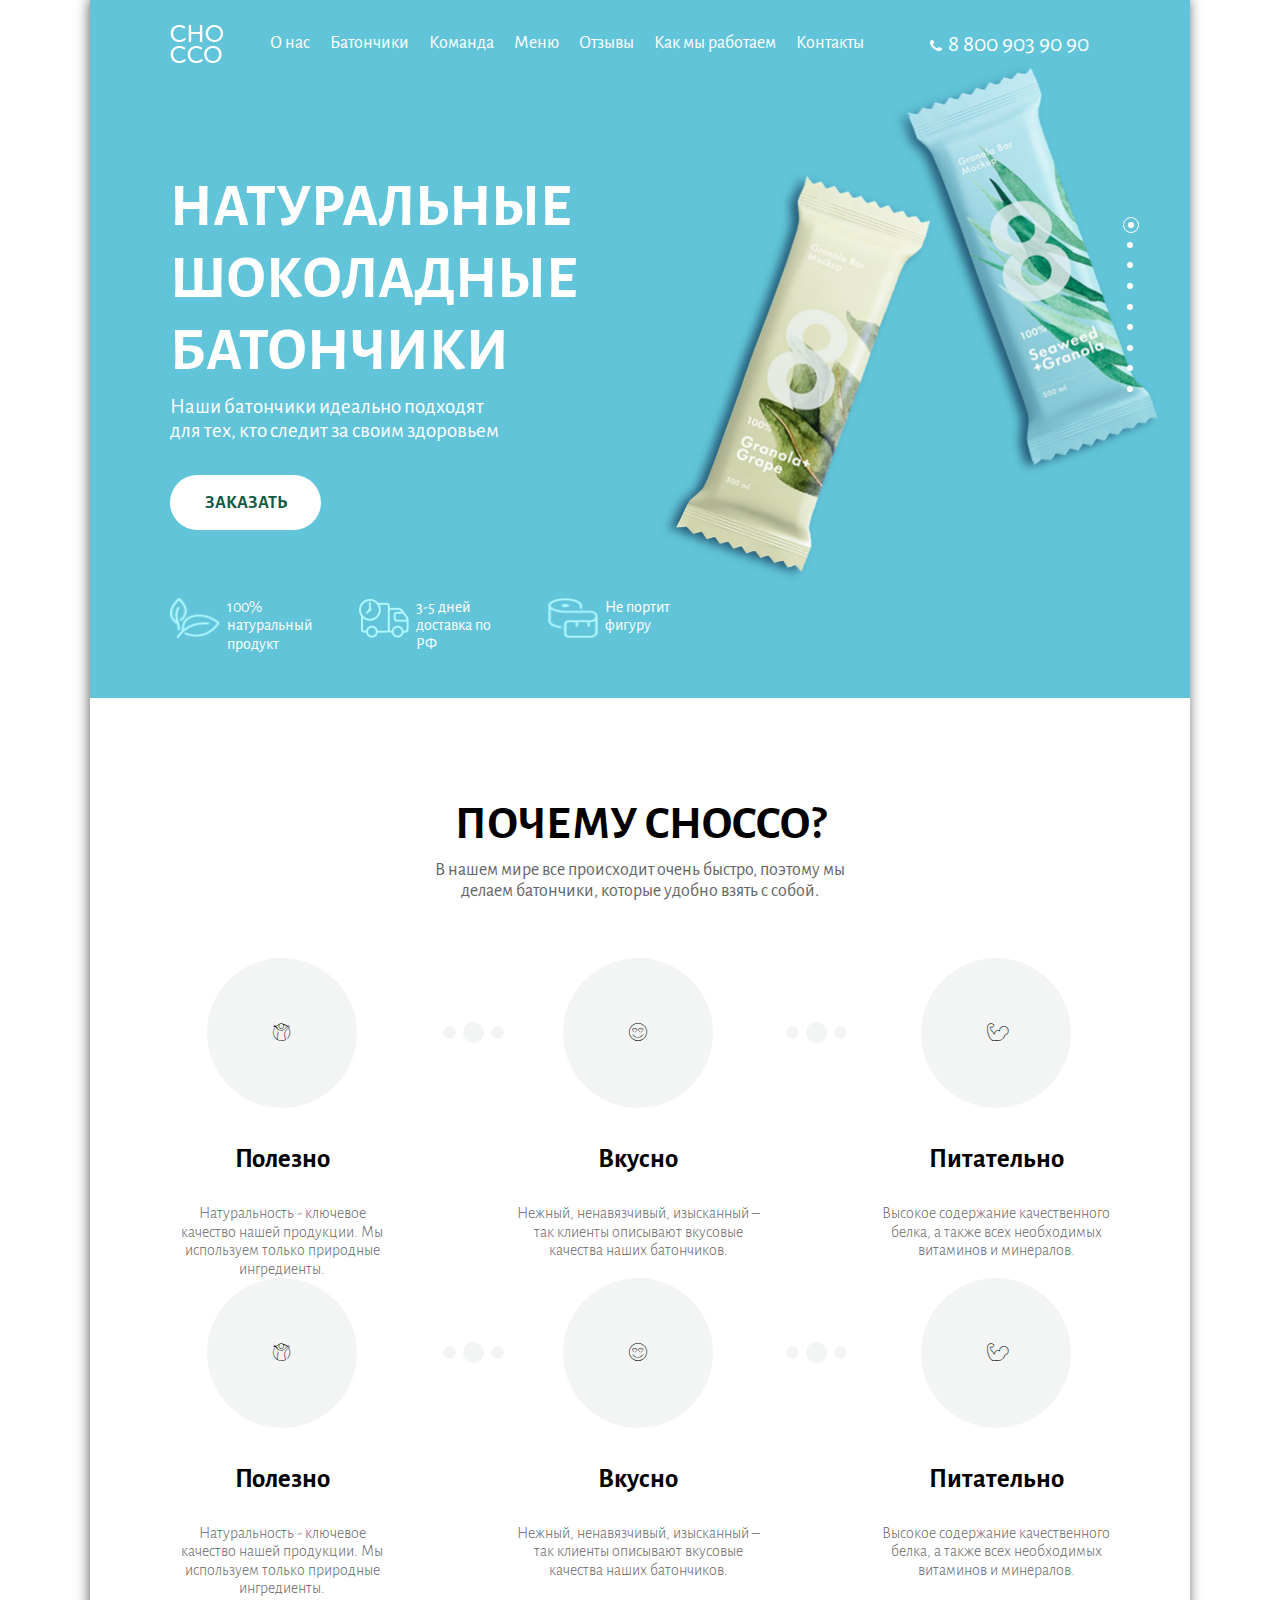
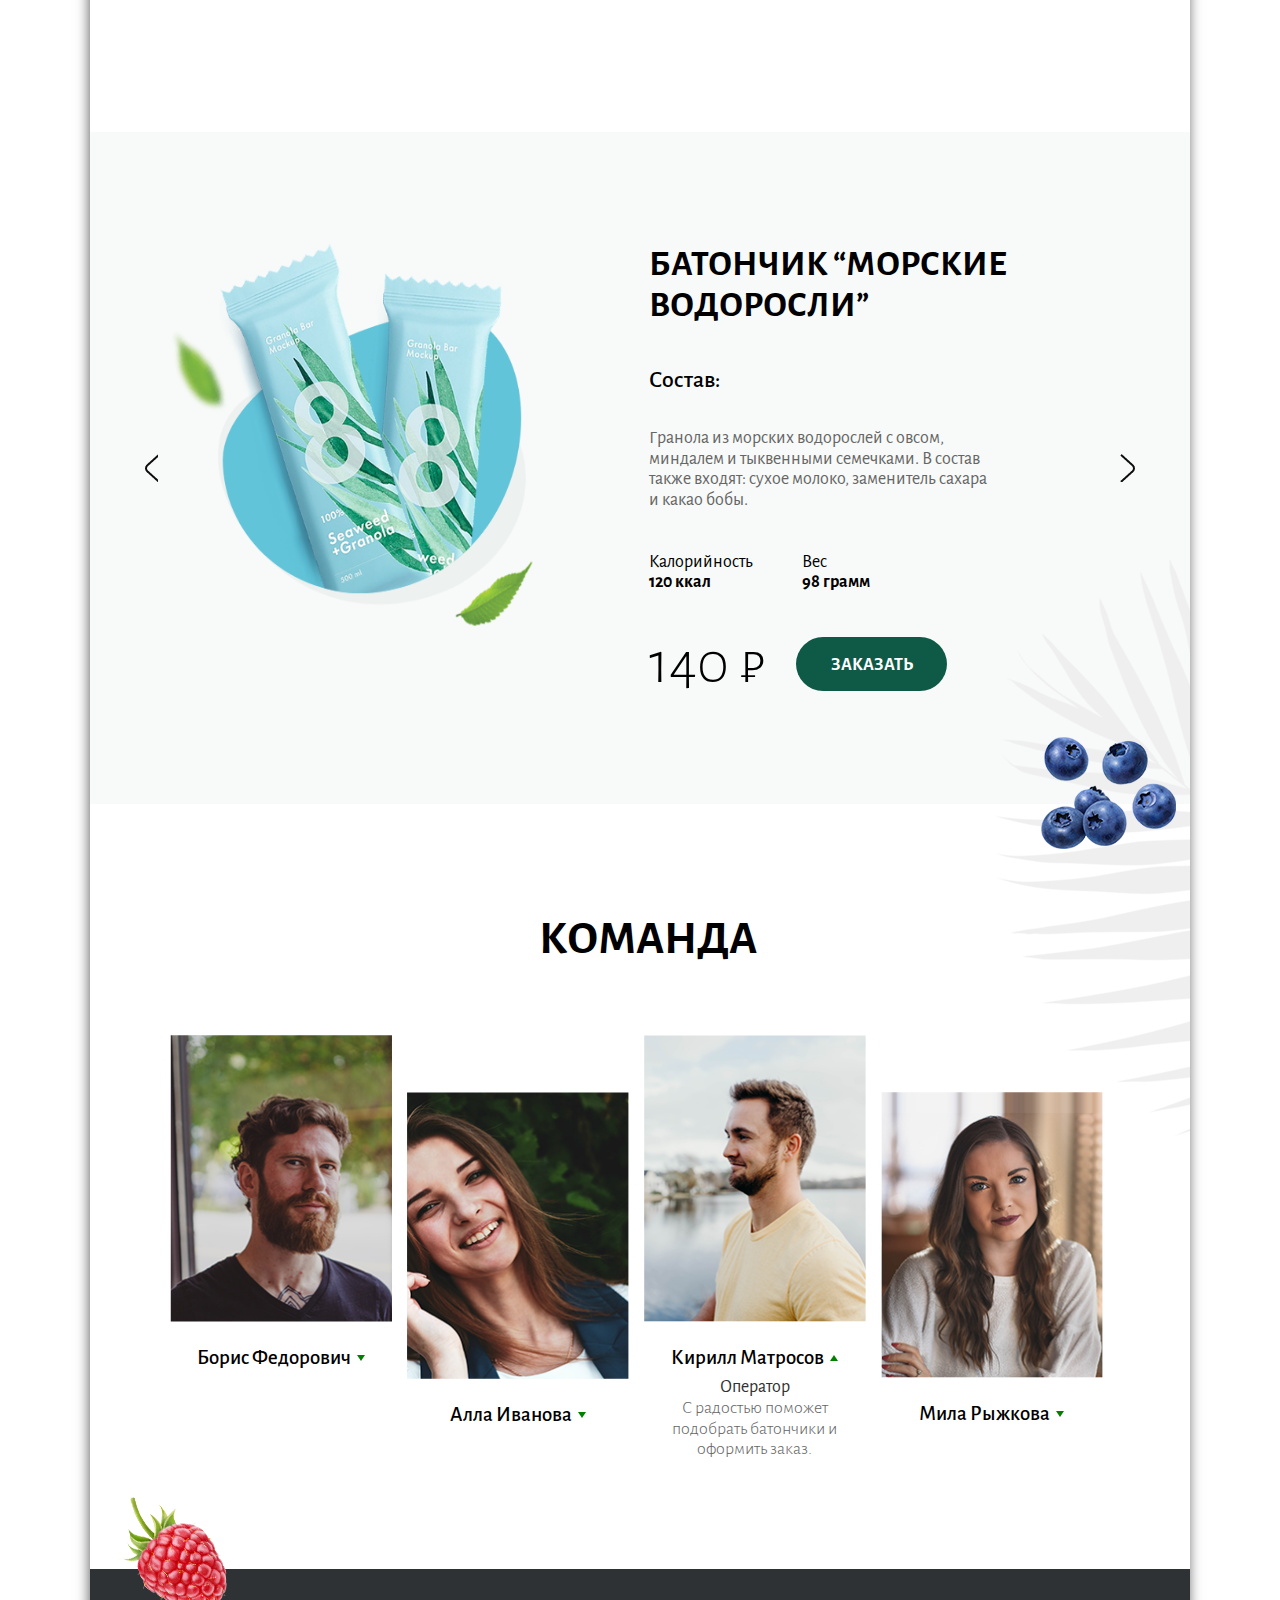
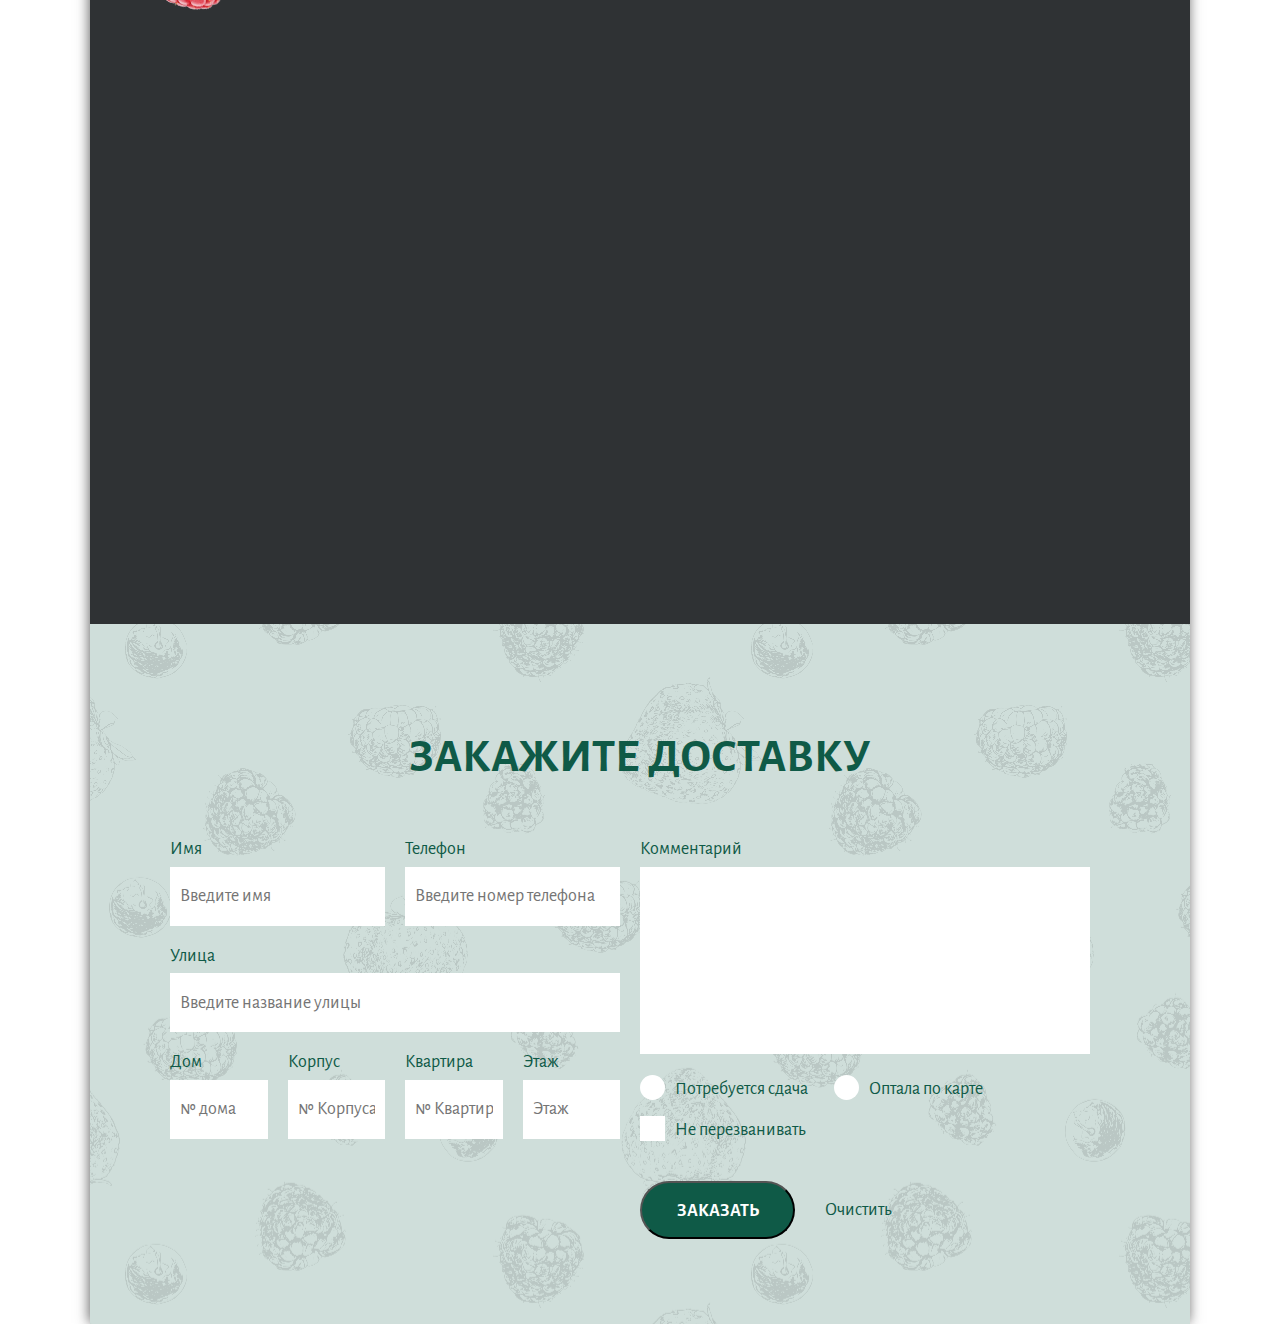
<file: icons.html>
<!DOCTYPE html>
<html lang="en">

<head>
    <meta charset="UTF-8">
    <meta name="viewport" content="width=device-width, initial-scale=1.0">
    <link href="https://fonts.googleapis.com/css?family=Alegreya+Sans:300,400,700,800&display=swap&subset=cyrillic" rel="stylesheet">
    <link rel="stylesheet" href="css/animate.css">
    <link rel="stylesheet" href="css/normalize.css">
    <link rel="stylesheet" href="fonts/fontello/css/fontello.css">
    <link rel="stylesheet" href="css/style.css">
    <title>Document</title>
</head>

<body>
    <div class="wrap">
        <div class="first-screen">
            <header class="main-header">
                <img src="image/logo.png" alt="logo" class="logo">
                <nav class="navbar">
                    <ul class="navbar__menu">
                        <li class="navbar__item">
                            <a class="navbar__link" href="#"> О нас</a>
                        </li>
                        <li class="navbar__item">
                            <a class="navbar__link" href="#">Батончики</a>
                        </li>
                        <li class="navbar__item">
                            <a class="navbar__link" href="#">Команда</a>
                        </li>
                        <li class="navbar__item">
                            <a class="navbar__link" href="#">Меню</a>
                        </li>
                        <li class="navbar__item">
                            <a class="navbar__link" href="#">Отзывы</a>
                        </li>
                        <li class="navbar__item">
                            <a class="navbar__link" href="#">Как мы работаем</a>
                        </li>
                        <li class="navbar__item">
                            <a class="navbar__link" href="#">Контакты</a>
                        </li>
                    </ul>
                </nav>
                <div class="contact">
                    <a class="contact__tel" href="tel:+78009039090"><span class="contact__icon"></span>8 800 903 90 90</a>
                </div>
            </header>

            <article class="chocco">
                <div class="first-section-info-wrap">
                    <div class="info">
                        <div class="info__title">
                            <h1 class="title title_f-s-60px">натуральные шоколадные батончики</h1>
                        </div>
                        <div class="info__description">
                            <p class="description description_f-s-21px description_color-white">Наши батончики идеально подходят для тех, кто следит за своим здоровьем</p>
                        </div>
                        <div class="info__button">
                            <a href="#" class="button button_bg-w">Заказать</a>
                        </div>
                    </div>
                </div>
                <ul class="privilege-list">
                    <li class="privilege-list__item">
                        <img class="privilege-list__icon" src="image/icon-3.png" alt="натуральный продукт">
                        <p class="privilege-list__description">
                            100% натуральный продукт
                        </p>
                    </li>
                    <li class="privilege-list__item">
                        <img class="privilege-list__icon" src="image/icon-2.png" alt="доставка">
                        <p class="privilege-list__description">
                            3-5 дней доставка по РФ
                        </p>
                    </li>
                    <li class="privilege-list__item">
                        <img class="privilege-list__icon" src="image/icon-1.png" alt="не портит фигуру">
                        <p class="privilege-list__description">
                            Не портит фигуру
                        </p>
                    </li>
                </ul>

                <div class="radio-buttons">
                    <input type="radio" name="slides" id="point1" checked>
                    <input type="radio" name="slides" id="point2">
                    <input type="radio" name="slides" id="point3">
                    <input type="radio" name="slides" id="point4">
                    <input type="radio" name="slides" id="point5">
                    <input type="radio" name="slides" id="point6">
                    <input type="radio" name="slides" id="point7">
                    <input type="radio" name="slides" id="point8">
                    <input type="radio" name="slides" id="point9">

                    <label for="point1"><span class="pointer"></span></label>
                    <label for="point2"><span class="pointer"></span></label>
                    <label for="point3"><span class="pointer"></span></label>
                    <label for="point4"><span class="pointer"></span></label>
                    <label for="point5"><span class="pointer"></span></label>
                    <label for="point6"><span class="pointer"></span></label>
                    <label for="point7"><span class="pointer"></span></label>
                    <label for="point8"><span class="pointer"></span></label>
                    <label for="point9"><span class="pointer"></span></label>
                </div>
                <img src="image/batons.png" alt="батончики" class="screen-batons">
            </article>

        </div>
        <main class="main-content">
            <article class="why-chocco">
                <div class="why-chocco-info-wrap">
                    <div class="info">
                        <div class="info__title">
                            <h2 class="title title_color-black">почему chocco?</h2>
                        </div>
                        <div class="info__description">
                            <p class="description">В нашем мире все происходит очень быстро, поэтому мы делаем батончики, которые удобно взять с собой.</p>
                        </div>

                    </div>
                </div>
                <section class="advantage-block">
                    <h2 class="title title_hidden">Преимущества продукции</h2>
                    <div class="bz-content">
                        <div class="advantage-wrap">
                            <div class="circle-block ">
                                <div class="circles">
                                    <div class="elem "></div>
                                    <div class="elem elem_medium "></div>
                                    <div class="elem "></div>
                                </div>
                                <div class="circles">
                                    <div class="elem "></div>
                                    <div class="elem elem_medium "></div>
                                    <div class="elem "></div>
                                </div>
                            </div>
                            <ul class="advantage">
                                <li class="advantage__item ">
                                    <!-- <img src="image/polezno.png" alt="полезно" class="advantage__icon"> -->
                                    <div class="advantage__icon">
                                        <div class="circle-grey ">
                                            <i class="icon-1 icon"></i>

                                        </div>

                                    </div>
                                    <p class="advantage__title">Полезно</p>
                                    <p class="advantage__text">Натуральность - ключевое качество нашей продукции. Мы используем только природные ингредиенты.
                                    </p>
                                </li>
                                <!-- <li class="advantage__item"><svg xmlns="http://www.w3.org/2000/svg" class="advantage__dots" viewBox="0 0 67 21"><g><g><path fill="#f2f5f4" d="M33.5 0C39.299 0 44 4.7 44 10.5 44 16.297 39.299 21 33.5 21S23 16.297 23 10.5C23 4.7 27.701 0 33.5 0zm27 4a6.5 6.5 0 1 1 0 13 6.5 6.5 0 0 1 0-13zm-54 0a6.5 6.5 0 1 1 0 13 6.5 6.5 0 0 1 0-13z"/></g></g></svg></li> -->

                                <li class="advantage__item">
                                    <!-- <img src="image/vkusno.png" alt="вкусно" class="advantage__icon"> -->
                                    <div class="advantage__icon ">
                                        <div class="circle-grey ">
                                            <i class="icon-3 icon"></i>

                                        </div>

                                    </div>
                                    <p class="advantage__title">Вкусно</p>
                                    <p class="advantage__text">Нежный, ненавязчивый, изысканный – так клиенты описывают вкусовые качества наших батончиков.
                                    </p>
                                </li>
                                <!-- <li class="advantage__item"><svg xmlns="http://www.w3.org/2000/svg" class="advantage__dots" viewBox="0 0 67 21"><g><g><path fill="#f2f5f4" d="M33.5 0C39.299 0 44 4.7 44 10.5 44 16.297 39.299 21 33.5 21S23 16.297 23 10.5C23 4.7 27.701 0 33.5 0zm27 4a6.5 6.5 0 1 1 0 13 6.5 6.5 0 0 1 0-13zm-54 0a6.5 6.5 0 1 1 0 13 6.5 6.5 0 0 1 0-13z"/></g></g></svg></li> -->

                                <li class="advantage__item">
                                    <!-- <img src="image/pitatelno.png" alt="питательно" class="advantage__icon"> -->
                                    <div class="advantage__icon">
                                        <div class="circle-grey">
                                            <i class="icon-2 icon"></i>

                                        </div>
                                    </div>
                                    <p class="advantage__title">Питательно</p>
                                    <p class="advantage__text">Высокое содержание качественного белка, а также всех необходимых витаминов и минералов.
                                    </p>
                                </li>
                            </ul>
                        </div>
                    </div>
                    <div class="bz-border">
                        <div class="advantage-wrap">
                            <div class="circle-block ">
                                <div class="circles">
                                    <div class="elem"></div>
                                    <div class="elem elem_medium"></div>
                                    <div class="elem "></div>
                                </div>
                                <div class="circles">
                                    <div class="elem "></div>
                                    <div class="elem elem_medium "></div>
                                    <div class="elem"></div>
                                </div>
                            </div>
                            <ul class="advantage">
                                <li class="advantage__item">
                                    <!-- <img src="image/polezno.png" alt="полезно" class="advantage__icon"> -->
                                    <div class="advantage__icon">
                                        <div class="circle-grey">
                                            <i class="icon-1 icon"></i>

                                        </div>

                                    </div>
                                    <p class="advantage__title">Полезно</p>
                                    <p class="advantage__text">Натуральность - ключевое качество нашей продукции. Мы используем только природные ингредиенты.
                                    </p>
                                </li>
                                <!-- <li class="advantage__item"><svg xmlns="http://www.w3.org/2000/svg" class="advantage__dots" viewBox="0 0 67 21"><g><g><path fill="#f2f5f4" d="M33.5 0C39.299 0 44 4.7 44 10.5 44 16.297 39.299 21 33.5 21S23 16.297 23 10.5C23 4.7 27.701 0 33.5 0zm27 4a6.5 6.5 0 1 1 0 13 6.5 6.5 0 0 1 0-13zm-54 0a6.5 6.5 0 1 1 0 13 6.5 6.5 0 0 1 0-13z"/></g></g></svg></li> -->

                                <li class="advantage__item">
                                    <!-- <img src="image/vkusno.png" alt="вкусно" class="advantage__icon"> -->
                                    <div class="advantage__icon ">
                                        <div class="circle-grey">
                                            <i class="icon-3 icon"></i>

                                        </div>

                                    </div>
                                    <p class="advantage__title">Вкусно</p>
                                    <p class="advantage__text">Нежный, ненавязчивый, изысканный – так клиенты описывают вкусовые качества наших батончиков.
                                    </p>
                                </li>
                                <!-- <li class="advantage__item"><svg xmlns="http://www.w3.org/2000/svg" class="advantage__dots" viewBox="0 0 67 21"><g><g><path fill="#f2f5f4" d="M33.5 0C39.299 0 44 4.7 44 10.5 44 16.297 39.299 21 33.5 21S23 16.297 23 10.5C23 4.7 27.701 0 33.5 0zm27 4a6.5 6.5 0 1 1 0 13 6.5 6.5 0 0 1 0-13zm-54 0a6.5 6.5 0 1 1 0 13 6.5 6.5 0 0 1 0-13z"/></g></g></svg></li> -->

                                <li class="advantage__item">
                                    <!-- <img src="image/pitatelno.png" alt="питательно" class="advantage__icon"> -->
                                    <div class="advantage__icon">
                                        <div class="circle-grey ">
                                            <i class="icon-2 icon"></i>

                                        </div>
                                    </div>
                                    <p class="advantage__title">Питательно</p>
                                    <p class="advantage__text">Высокое содержание качественного белка, а также всех необходимых витаминов и минералов.
                                    </p>
                                </li>
                            </ul>
                        </div>
                    </div>
                </section>
            </article>
            <section class="slider">
                <h2 class="title title_hidden">Слайдер</h2>

                <div class="slide">
                    <img src="image/4-layers.png" alt="батончик морские водоросли" class="picture ">
                    <div class="slide-info">
                        <div class="product">
                            <p class="product__name">Батончик “Морские водоросли”</p>
                            <p class="product__subtitle">Состав:</p>
                            <p class="product__structure">Гранола из морских водорослей с овсом, миндалем и тыквенными семечками. В состав также входят: сухое молоко, заменитель сахара и какао бобы.</p>
                            <ul class="product__feature">
                                <li class="feature">
                                    <p class="feature__text">Калорийность</p>
                                    <p class="feature__value"><strong>120 ккал</strong></p>
                                </li>
                                <li class="feature">
                                    <p class="feature__text">Вес</p>
                                    <p class="feature__value"><strong>98 грамм</strong></p>
                                </li>
                            </ul>
                            <div class="product__order-block">
                                <p class="product__price">140 ₽</p>
                                <div class="product__order-btn">
                                    <a href="#" class="button button_bg-green">Заказать</a>
                                </div>
                            </div>
                        </div>
                    </div>
                </div>
                <div class="arrow-left"></div>
                <div class="arrow-right"></div>
                <img src="image/fruits/uzor-list.png" alt="Узор" class="slider__uzor">
                <img src="image/fruits/chernika.png" alt="Черника" class="slider__chernika img-big">
            </section>
            <section class="command">
                <div class="command-info-wrap">
                    <div class="info">
                        <div class="info__title">
                            <h2 class="title">Команда</h2>
                        </div>
                    </div>
                </div>
                <ul class="command-list">
                    <li class="command-list__worker">
                        <img class="command-list__photo" src="image/comands/photo-1.png" alt="Борис Федорович">
                        <div class="command-list__info">
                            <div class="command-list__data">
                                <p class="command-list__name">Борис Федорович</p>
                                <span class="command-list__poligon"></span>
                            </div>
                            <div class="command-list__description">
                                <p class="command-list__role"></p>
                                <p class="command-list__text"></p>
                            </div>
                        </div>
                    </li>
                    <li class="command-list__worker command-list__worker_mg-top">
                        <img class="command-list__photo" src="image/comands/photo-2.png" alt="Алла Иванова">
                        <div class="command-list__info">
                            <div class="command-list__data">
                                <p class="command-list__name">Алла Иванова</p>
                                <span class="command-list__poligon"></span>
                            </div>
                            <div class="command-list__description">
                                <p class="command-list__role"></p>
                                <p class="command-list__text"></p>
                            </div>
                        </div>
                    </li>
                    <li class="command-list__worker">
                        <img class="command-list__photo" src="image/comands/photo-4.png" alt="Кирилл Матросов">
                        <div class="command-list__info">
                            <div class="command-list__data">
                                <p class="command-list__name">Кирилл Матросов</p>
                                <span class="command-list__poligon command-list__poligon_active"></span>
                            </div>
                            <div class="command-list__description">
                                <p class="command-list__role">Оператор</p>
                                <p class="command-list__text">С радостью поможет подобрать батончики и оформить заказ.</p>
                            </div>
                        </div>
                    </li>
                    <li class="command-list__worker command-list__worker_mg-top">
                        <img class="command-list__photo" src="image/comands/photo-3.png" alt="Мила Рыжкова">
                        <div class="command-list__info">
                            <div class="command-list__data">
                                <p class="command-list__name">Мила Рыжкова</p>
                                <span class="command-list__poligon"></span>
                            </div>
                            <div class="command-list__description">
                                <p class="command-list__role"></p>
                                <p class="command-list__text"></p>
                            </div>
                        </div>
                    </li>
                </ul>
            </section>
            <section class="menu">
                <h2 class="title title_hidden">Меню</h2>
                <img src="image/fruits/malina.png" alt="Малина" class="menu__malina img-big">
            </section>
            <section class="order-section">
                <div class="order-section-info-wrap">
                    <div class="info">
                        <div class="info__title">
                            <h2 class="title">Закажите доставку</h2>
                        </div>
                    </div>
                </div>
                <form action="index.php" method="GET" class="order-form">
                    <div class="left-part">
                        <div class="row">
                            <div class="text-block">
                                <label for="name" class="text-block__title">Имя</label>
                                <input type="text" class="text-block__input" id="name" name="name" placeholder="Введите имя" required>
                            </div>
                            <div class="text-block">
                                <label for="tel" class="text-block__title">Телефон</label>
                                <input type="text" class="text-block__input " id="tel" name="tel" placeholder="Введите номер телефона" pattern="^((8|\+7)[\- ]?)?(\(?\d{3}\)?[\- ]?)?[\d\- ]{7,10}$" required>
                            </div>
                        </div>
                        <div class="row">
                            <div class="text-block">
                                <label for="street" class="text-block__title">Улица</label>
                                <input type="text" class="text-block__input text-block__input_long" id="street" name="street" placeholder="Введите название улицы" required>
                            </div>
                        </div>
                        <div class="row">
                            <div class="text-block">
                                <label for="home" class="text-block__title">Дом</label>
                                <input type="text" class="text-block__input text-block__input_short" id="home" name="home" placeholder="№ дома" pattern="^[ 0-9]+$" required>
                            </div>
                            <div class="text-block">
                                <label for="corpus" class="text-block__title">Корпус</label>
                                <input type="text" class="text-block__input text-block__input_short" id="corpus" name="corpus" pattern="^[ 0-9]+$" placeholder="№ Корпуса">
                            </div>
                            <div class="text-block">
                                <label for="flat" class="text-block__title">Квартира</label>
                                <input type="text" class="text-block__input text-block__input_short" id="flat" name="flat" pattern="^[ 0-9]+$" placeholder="№ Квартиры">
                            </div>
                            <div class="text-block">
                                <label for="floor" class="text-block__title">Этаж</label>
                                <input type="text" class="text-block__input text-block__input_short" id="floor" name="floor" pattern="^[ 0-9]+$" placeholder="Этаж">
                            </div>
                        </div>
                    </div>
                    <div class="right-part">
                        <div class="row">
                            <div class="text-block">
                                <label for="comments" class="text-block__title">Комментарий</label>
                                <textarea name="comments" id="comments" class="text-block__textarea"></textarea>
                            </div>
                        </div>
                        <div class="row">
                            <div class="radio-check">
                                <input type="radio" name="pay" id="1" class="radio-check__radio">
                                <label for="1" class="radio-check__label">Потребуется сдача</label>

                                <input type="radio" name="pay" id="2" class="radio-check__radio">
                                <label for="2" class="radio-check__label">Оптала по карте</label>

                            </div>
                        </div>
                        <div class="row">
                            <div class="check">
                                <input type="checkbox" name="not-recall" id="3" class="check__checkbox">
                                <label for="3" class="check__label">Не перезванивать</label>
                            </div>
                        </div>
                        <div class="row"></div>
                        <div class="user-buttons">
                            <input type="submit" value="Заказать" class="button button_bg-green">
                            <input type="reset" value="Очистить" class="reset">
                        </div>
                    </div>
                </form>
            </section>
        </main>
    </div>
</body>

</html>
</file>
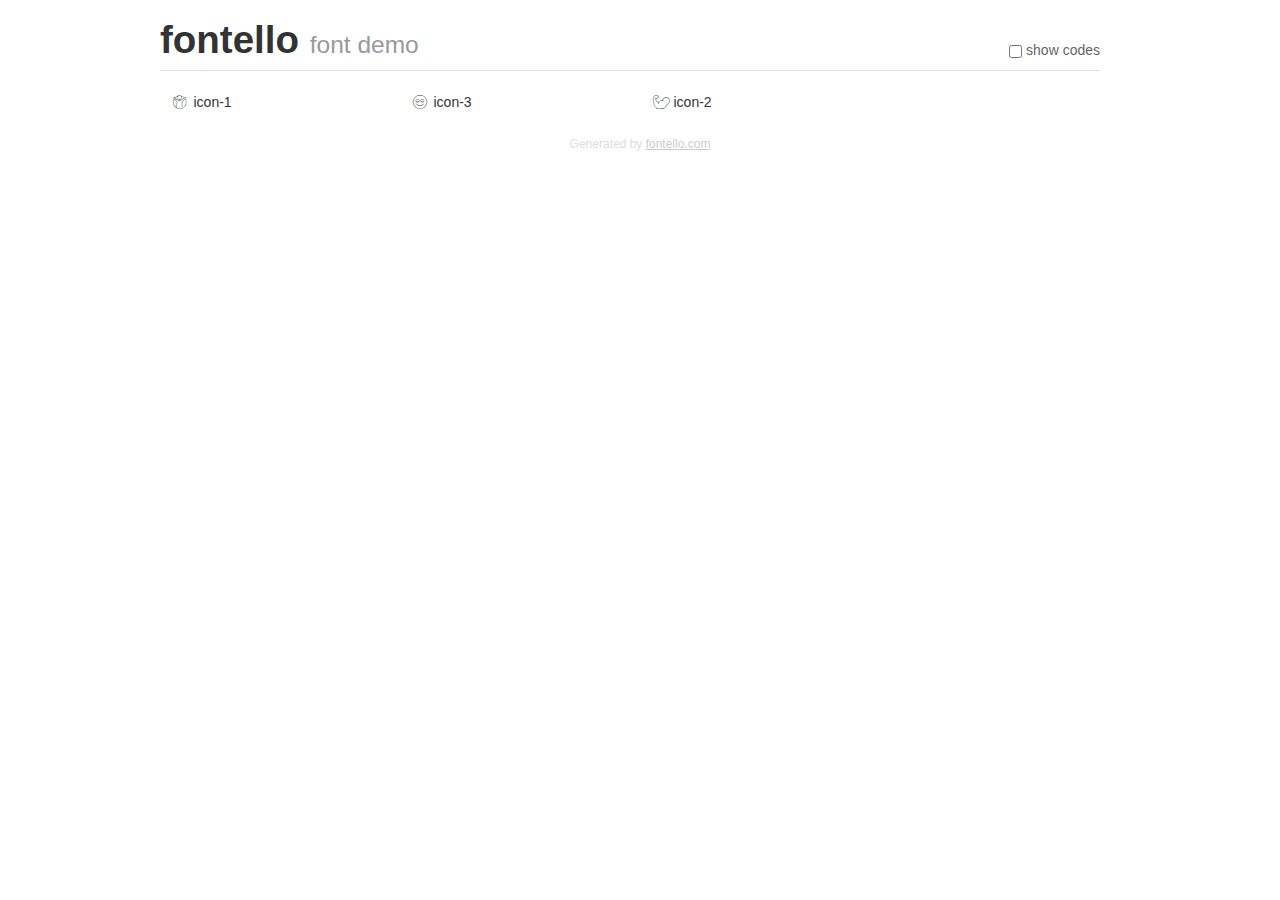
<file: fonts/fontello/demo.html>
<!DOCTYPE html>
<html>
  <head><!--[if lt IE 9]><script language="javascript" type="text/javascript" src="//html5shim.googlecode.com/svn/trunk/html5.js"></script><![endif]-->
    <meta charset="UTF-8"><style>/*
 * Bootstrap v2.2.1
 *
 * Copyright 2012 Twitter, Inc
 * Licensed under the Apache License v2.0
 * http://www.apache.org/licenses/LICENSE-2.0
 *
 * Designed and built with all the love in the world @twitter by @mdo and @fat.
 */
.clearfix {
  *zoom: 1;
}
.clearfix:before,
.clearfix:after {
  display: table;
  content: "";
  line-height: 0;
}
.clearfix:after {
  clear: both;
}
html {
  font-size: 100%;
  -webkit-text-size-adjust: 100%;
  -ms-text-size-adjust: 100%;
}
a:focus {
  outline: thin dotted #333;
  outline: 5px auto -webkit-focus-ring-color;
  outline-offset: -2px;
}
a:hover,
a:active {
  outline: 0;
}
button,
input,
select,
textarea {
  margin: 0;
  font-size: 100%;
  vertical-align: middle;
}
button,
input {
  *overflow: visible;
  line-height: normal;
}
button::-moz-focus-inner,
input::-moz-focus-inner {
  padding: 0;
  border: 0;
}
body {
  margin: 0;
  font-family: "Helvetica Neue", Helvetica, Arial, sans-serif;
  font-size: 14px;
  line-height: 20px;
  color: #333;
  background-color: #fff;
}
a {
  color: #08c;
  text-decoration: none;
}
a:hover {
  color: #005580;
  text-decoration: underline;
}
.row {
  margin-left: -20px;
  *zoom: 1;
}
.row:before,
.row:after {
  display: table;
  content: "";
  line-height: 0;
}
.row:after {
  clear: both;
}
[class*="span"] {
  float: left;
  min-height: 1px;
  margin-left: 20px;
}
.container,
.navbar-static-top .container,
.navbar-fixed-top .container,
.navbar-fixed-bottom .container {
  width: 940px;
}
.span12 {
  width: 940px;
}
.span11 {
  width: 860px;
}
.span10 {
  width: 780px;
}
.span9 {
  width: 700px;
}
.span8 {
  width: 620px;
}
.span7 {
  width: 540px;
}
.span6 {
  width: 460px;
}
.span5 {
  width: 380px;
}
.span4 {
  width: 300px;
}
.span3 {
  width: 220px;
}
.span2 {
  width: 140px;
}
.span1 {
  width: 60px;
}
[class*="span"].pull-right,
.row-fluid [class*="span"].pull-right {
  float: right;
}
.container {
  margin-right: auto;
  margin-left: auto;
  *zoom: 1;
}
.container:before,
.container:after {
  display: table;
  content: "";
  line-height: 0;
}
.container:after {
  clear: both;
}
p {
  margin: 0 0 10px;
}
.lead {
  margin-bottom: 20px;
  font-size: 21px;
  font-weight: 200;
  line-height: 30px;
}
small {
  font-size: 85%;
}
h1 {
  margin: 10px 0;
  font-family: inherit;
  font-weight: bold;
  line-height: 20px;
  color: inherit;
  text-rendering: optimizelegibility;
}
h1 small {
  font-weight: normal;
  line-height: 1;
  color: #999;
}
h1 {
  line-height: 40px;
}
h1 {
  font-size: 38.5px;
}
h1 small {
  font-size: 24.5px;
}
body {
  margin-top: 90px;
}
.header {
  position: fixed;
  top: 0;
  left: 50%;
  margin-left: -480px;
  background-color: #fff;
  border-bottom: 1px solid #ddd;
  padding-top: 10px;
  z-index: 10;
}
.footer {
  color: #ddd;
  font-size: 12px;
  text-align: center;
  margin-top: 20px;
}
.footer a {
  color: #ccc;
  text-decoration: underline;
}
.the-icons {
  font-size: 14px;
  line-height: 24px;
}
.switch {
  position: absolute;
  right: 0;
  bottom: 10px;
  color: #666;
}
.switch input {
  margin-right: 0.3em;
}
.codesOn .i-name {
  display: none;
}
.codesOn .i-code {
  display: inline;
}
.i-code {
  display: none;
}
@font-face {
      font-family: 'fontello';
      src: url('./font/fontello.eot?61920719');
      src: url('./font/fontello.eot?61920719#iefix') format('embedded-opentype'),
           url('./font/fontello.woff?61920719') format('woff'),
           url('./font/fontello.ttf?61920719') format('truetype'),
           url('./font/fontello.svg?61920719#fontello') format('svg');
      font-weight: normal;
      font-style: normal;
    }
     
     
    .demo-icon
    {
      font-family: "fontello";
      font-style: normal;
      font-weight: normal;
      speak: none;
     
      display: inline-block;
      text-decoration: inherit;
      width: 1em;
      margin-right: .2em;
      text-align: center;
      /* opacity: .8; */
     
      /* For safety - reset parent styles, that can break glyph codes*/
      font-variant: normal;
      text-transform: none;
     
      /* fix buttons height, for twitter bootstrap */
      line-height: 1em;
     
      /* Animation center compensation - margins should be symmetric */
      /* remove if not needed */
      margin-left: .2em;
     
      /* You can be more comfortable with increased icons size */
      /* font-size: 120%; */
     
      /* Font smoothing. That was taken from TWBS */
      -webkit-font-smoothing: antialiased;
      -moz-osx-font-smoothing: grayscale;
     
      /* Uncomment for 3D effect */
      /* text-shadow: 1px 1px 1px rgba(127, 127, 127, 0.3); */
    }
     </style>
    <link rel="stylesheet" href="css/animation.css"><!--[if IE 7]><link rel="stylesheet" href="css/" + font.fontname + "-ie7.css"><![endif]-->
    <script>
      function toggleCodes(on) {
        var obj = document.getElementById('icons');
      
        if (on) {
          obj.className += ' codesOn';
        } else {
          obj.className = obj.className.replace(' codesOn', '');
        }
      }
      
    </script>
  </head>
  <body>
    <div class="container header">
      <h1>fontello <small>font demo</small></h1>
      <label class="switch">
        <input type="checkbox" onclick="toggleCodes(this.checked)">show codes
      </label>
    </div>
    <div class="container" id="icons">
      <div class="row">
        <div class="the-icons span3" title="Code: 0xe800"><i class="demo-icon icon-1">&#xe800;</i> <span class="i-name">icon-1</span><span class="i-code">0xe800</span></div>
        <div class="the-icons span3" title="Code: 0xe801"><i class="demo-icon icon-3">&#xe801;</i> <span class="i-name">icon-3</span><span class="i-code">0xe801</span></div>
        <div class="the-icons span3" title="Code: 0xe802"><i class="demo-icon icon-2">&#xe802;</i> <span class="i-name">icon-2</span><span class="i-code">0xe802</span></div>
      </div>
    </div>
    <div class="container footer">Generated by <a href="http://fontello.com">fontello.com</a></div>
  </body>
</html>
</file>
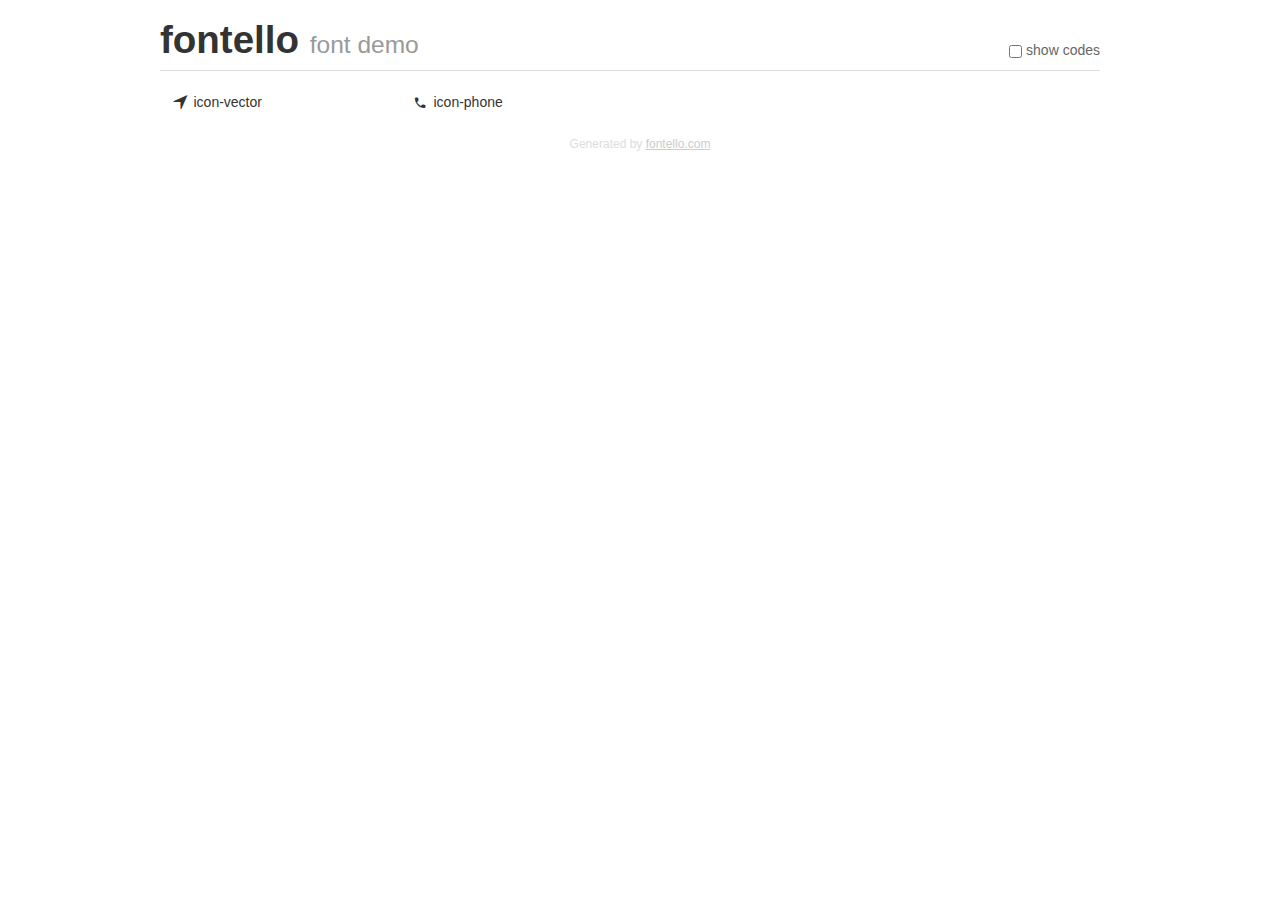
<file: itog/fontello/demo.html>
<!DOCTYPE html>
<html>
  <head><!--[if lt IE 9]><script language="javascript" type="text/javascript" src="//html5shim.googlecode.com/svn/trunk/html5.js"></script><![endif]-->
    <meta charset="UTF-8"><style>/*
 * Bootstrap v2.2.1
 *
 * Copyright 2012 Twitter, Inc
 * Licensed under the Apache License v2.0
 * http://www.apache.org/licenses/LICENSE-2.0
 *
 * Designed and built with all the love in the world @twitter by @mdo and @fat.
 */
.clearfix {
  *zoom: 1;
}
.clearfix:before,
.clearfix:after {
  display: table;
  content: "";
  line-height: 0;
}
.clearfix:after {
  clear: both;
}
html {
  font-size: 100%;
  -webkit-text-size-adjust: 100%;
  -ms-text-size-adjust: 100%;
}
a:focus {
  outline: thin dotted #333;
  outline: 5px auto -webkit-focus-ring-color;
  outline-offset: -2px;
}
a:hover,
a:active {
  outline: 0;
}
button,
input,
select,
textarea {
  margin: 0;
  font-size: 100%;
  vertical-align: middle;
}
button,
input {
  *overflow: visible;
  line-height: normal;
}
button::-moz-focus-inner,
input::-moz-focus-inner {
  padding: 0;
  border: 0;
}
body {
  margin: 0;
  font-family: "Helvetica Neue", Helvetica, Arial, sans-serif;
  font-size: 14px;
  line-height: 20px;
  color: #333;
  background-color: #fff;
}
a {
  color: #08c;
  text-decoration: none;
}
a:hover {
  color: #005580;
  text-decoration: underline;
}
.row {
  margin-left: -20px;
  *zoom: 1;
}
.row:before,
.row:after {
  display: table;
  content: "";
  line-height: 0;
}
.row:after {
  clear: both;
}
[class*="span"] {
  float: left;
  min-height: 1px;
  margin-left: 20px;
}
.container,
.navbar-static-top .container,
.navbar-fixed-top .container,
.navbar-fixed-bottom .container {
  width: 940px;
}
.span12 {
  width: 940px;
}
.span11 {
  width: 860px;
}
.span10 {
  width: 780px;
}
.span9 {
  width: 700px;
}
.span8 {
  width: 620px;
}
.span7 {
  width: 540px;
}
.span6 {
  width: 460px;
}
.span5 {
  width: 380px;
}
.span4 {
  width: 300px;
}
.span3 {
  width: 220px;
}
.span2 {
  width: 140px;
}
.span1 {
  width: 60px;
}
[class*="span"].pull-right,
.row-fluid [class*="span"].pull-right {
  float: right;
}
.container {
  margin-right: auto;
  margin-left: auto;
  *zoom: 1;
}
.container:before,
.container:after {
  display: table;
  content: "";
  line-height: 0;
}
.container:after {
  clear: both;
}
p {
  margin: 0 0 10px;
}
.lead {
  margin-bottom: 20px;
  font-size: 21px;
  font-weight: 200;
  line-height: 30px;
}
small {
  font-size: 85%;
}
h1 {
  margin: 10px 0;
  font-family: inherit;
  font-weight: bold;
  line-height: 20px;
  color: inherit;
  text-rendering: optimizelegibility;
}
h1 small {
  font-weight: normal;
  line-height: 1;
  color: #999;
}
h1 {
  line-height: 40px;
}
h1 {
  font-size: 38.5px;
}
h1 small {
  font-size: 24.5px;
}
body {
  margin-top: 90px;
}
.header {
  position: fixed;
  top: 0;
  left: 50%;
  margin-left: -480px;
  background-color: #fff;
  border-bottom: 1px solid #ddd;
  padding-top: 10px;
  z-index: 10;
}
.footer {
  color: #ddd;
  font-size: 12px;
  text-align: center;
  margin-top: 20px;
}
.footer a {
  color: #ccc;
  text-decoration: underline;
}
.the-icons {
  font-size: 14px;
  line-height: 24px;
}
.switch {
  position: absolute;
  right: 0;
  bottom: 10px;
  color: #666;
}
.switch input {
  margin-right: 0.3em;
}
.codesOn .i-name {
  display: none;
}
.codesOn .i-code {
  display: inline;
}
.i-code {
  display: none;
}
@font-face {
      font-family: 'fontello';
      src: url('./font/fontello.eot?3102488');
      src: url('./font/fontello.eot?3102488#iefix') format('embedded-opentype'),
           url('./font/fontello.woff?3102488') format('woff'),
           url('./font/fontello.ttf?3102488') format('truetype'),
           url('./font/fontello.svg?3102488#fontello') format('svg');
      font-weight: normal;
      font-style: normal;
    }
     
     
    .demo-icon
    {
      font-family: "fontello";
      font-style: normal;
      font-weight: normal;
      speak: none;
     
      display: inline-block;
      text-decoration: inherit;
      width: 1em;
      margin-right: .2em;
      text-align: center;
      /* opacity: .8; */
     
      /* For safety - reset parent styles, that can break glyph codes*/
      font-variant: normal;
      text-transform: none;
     
      /* fix buttons height, for twitter bootstrap */
      line-height: 1em;
     
      /* Animation center compensation - margins should be symmetric */
      /* remove if not needed */
      margin-left: .2em;
     
      /* You can be more comfortable with increased icons size */
      /* font-size: 120%; */
     
      /* Font smoothing. That was taken from TWBS */
      -webkit-font-smoothing: antialiased;
      -moz-osx-font-smoothing: grayscale;
     
      /* Uncomment for 3D effect */
      /* text-shadow: 1px 1px 1px rgba(127, 127, 127, 0.3); */
    }
     </style>
    <link rel="stylesheet" href="css/animation.css"><!--[if IE 7]><link rel="stylesheet" href="css/" + font.fontname + "-ie7.css"><![endif]-->
    <script>
      function toggleCodes(on) {
        var obj = document.getElementById('icons');
      
        if (on) {
          obj.className += ' codesOn';
        } else {
          obj.className = obj.className.replace(' codesOn', '');
        }
      }
      
    </script>
  </head>
  <body>
    <div class="container header">
      <h1>fontello <small>font demo</small></h1>
      <label class="switch">
        <input type="checkbox" onclick="toggleCodes(this.checked)">show codes
      </label>
    </div>
    <div class="container" id="icons">
      <div class="row">
        <div class="the-icons span3" title="Code: 0xe800"><i class="demo-icon icon-vector">&#xe800;</i> <span class="i-name">icon-vector</span><span class="i-code">0xe800</span></div>
        <div class="the-icons span3" title="Code: 0xe801"><i class="demo-icon icon-phone">&#xe801;</i> <span class="i-name">icon-phone</span><span class="i-code">0xe801</span></div>
      </div>
    </div>
    <div class="container footer">Generated by <a href="http://fontello.com">fontello.com</a></div>
  </body>
</html>
</file>
<file: fonts/fontello/css/fontello.css>
@font-face {
  font-family: 'fontello';
  src: url('../font/fontello.eot?52432342');
  src: url('../font/fontello.eot?52432342#iefix') format('embedded-opentype'),
       url('../font/fontello.woff2?52432342') format('woff2'),
       url('../font/fontello.woff?52432342') format('woff'),
       url('../font/fontello.ttf?52432342') format('truetype'),
       url('../font/fontello.svg?52432342#fontello') format('svg');
  font-weight: normal;
  font-style: normal;
}
/* Chrome hack: SVG is rendered more smooth in Windozze. 100% magic, uncomment if you need it. */
/* Note, that will break hinting! In other OS-es font will be not as sharp as it could be */
/*
@media screen and (-webkit-min-device-pixel-ratio:0) {
  @font-face {
    font-family: 'fontello';
    src: url('../font/fontello.svg?52432342#fontello') format('svg');
  }
}
*/
 
 [class^="icon-"]:before, [class*=" icon-"]:before {
  font-family: "fontello";
  font-style: normal;
  font-weight: normal;
  speak: none;
 
  display: inline-block;
  text-decoration: inherit;
  width: 1em;
  margin-right: .2em;
  text-align: center;
  /* opacity: .8; */
 
  /* For safety - reset parent styles, that can break glyph codes*/
  font-variant: normal;
  text-transform: none;
 
  /* fix buttons height, for twitter bootstrap */
  line-height: 1em;
 
  /* Animation center compensation - margins should be symmetric */
  /* remove if not needed */
  margin-left: .2em;
 
  /* you can be more comfortable with increased icons size */
  /* font-size: 120%; */
 
  /* Font smoothing. That was taken from TWBS */
  -webkit-font-smoothing: antialiased;
  -moz-osx-font-smoothing: grayscale;
 
  /* Uncomment for 3D effect */
  /* text-shadow: 1px 1px 1px rgba(127, 127, 127, 0.3); */
}
 
.icon-1:before { content: '\e800'; } /* '' */
.icon-3:before { content: '\e801'; } /* '' */
.icon-2:before { content: '\e802'; } /* '' */
</file>
<file: css/style.css>
/*CSS - уровень 2 (сложные селекторы) - Задание 1*/
    
    * {
        -webkit-box-sizing: border-box;
        -moz-box-sizing: border-box;
        box-sizing: border-box;
        padding: 0px;
        margin: 0px;
    }
    
    html {
        font-size: 18px;
    }
    
    body {
        font-family: 'Alegreya Sans', sans-serif;
        color: black;
    }
    
    a {
        text-decoration: none;
    }
    
    .wrap {
        position: relative;
        max-width: 1100px;
        width: auto;
        margin: 0 auto;
        -webkit-box-shadow: -1px -1px 12px 0px rgba(50, 50, 50, 0.75);
        -moz-box-shadow: -1px -1px 12px 0px rgba(50, 50, 50, 0.75);
        box-shadow: -1px -1px 12px 0px rgba(50, 50, 50, 0.75);
    }
    
    .wrap-dark {
        height: 100vh;
        width: 100%;
        min-height: 6000px;
        background-color: #2f3234;
        opacity: 0;
        display: none;
        position: absolute;
        top: 0;
        right: 0;
    }
    
    .button {
        display: inline-block;
        font-size: 1rem;
        font-weight: 700;
        text-transform: uppercase;
        padding: 18px 34px 16px 35px;
        border-radius: 45px;
        text-decoration: none;
        cursor: pointer;
    }
    
    .button_bg-w {
        background-color: white;
        color: #0f5a47;
    }
    
    .button_bg-green {
        background-color: #0f5a47;
        color: white;
    }
    
    .title {
        font-size: 2.6rem;
        font-weight: bold;
        text-transform: uppercase;
        margin: 0;
    }
    
    .title_hidden {
        display: none;
    }
    
    .title_f-s-60px {
        font-size: 3.333rem;
        line-height: 1.2;
    }
    
    .title_color-black {
        color: black;
    }
    
    .description {
        color: #666666;
    }
    
    .description_color-white {
        color: white;
    }
    
    .description_f-s-21px {
        font-size: 1.167rem;
    }
    /* header start*/
    
    .first-screen {
        width: 100%;
        position: relative;
        background-color: #61c4d9;
        padding: 25px 80px 45px 80px;
        color: white;
    }
    
    .main-header {
        width: 100%;
        display: flex;
        margin-bottom: 108px;
        justify-content: space-between;
        align-items: center;
    }
    
    .logo {
        width: 2.944rem;
        height: 2.111rem;
    }
    
    .contact {
        width: 10rem
    }
    
    .contact__tel {
        text-decoration: none;
        color: inherit;
        font-size: 1.3rem;
        line-height: 1.2;
        text-transform: uppercase;
    }
    /*CSS - уровень 2 (сложные селекторы) - Задание 1*/
    
    .contact__tel::before {
        content: "";
        display: inline-block;
        width: 12px;
        height: 11px;
        margin-right: 6px;
        background-image: url(/image/phone.png);
        background-repeat: no-repeat;
    }
    
    .burger-menu {
        width: 24px;
        height: 22px;
        display: none;
        flex-direction: column;
        justify-content: space-between;
        cursor: pointer;
    }
    
    .burger-menu .line {
        display: inline-block;
        width: 24px;
        height: 4px;
        border-radius: 4px;
        background-color: white;
        -webkit-border-radius: 4px;
        -moz-border-radius: 4px;
        -ms-border-radius: 4px;
        -o-border-radius: 4px;
    }
    
    .navbar {
        display: flex;
        width: 35.222rem;
    }
    
    .navbar__menu {
        list-style: none;
        display: flex;
        align-items: center;
        justify-content: space-between;
    }
    
    .navbar__link {
        display: inline-block;
        padding: 0 0.5556rem;
        color: inherit;
        font-size: 1rem;
        line-height: 1.2;
        transition: 0.5s;
        position: relative;
        -webkit-transition: 0.5s;
        -moz-transition: 0.5s;
        -ms-transition: 0.5s;
        -o-transition: 0.5s;
    }
    /*CSS - уровень 2 (сложные селекторы) - Задание 1*/
    
    .navbar__link:after {
        content: "";
        display: block;
        position: absolute;
        left: 10px;
        width: 0;
        height: 1px;
        background-color: currentColor;
        transition: width 0.5s ease-out;
        -webkit-transition: width 0.5s ease-out;
        -moz-transition: width 0.5s ease-out;
        -ms-transition: width 0.5s ease-out;
        -o-transition: width 0.5s ease-out;
    }
    /*CSS - уровень 2 (сложные селекторы) - Задание 1*/
    
    .navbar__link:hover {
        color: #FF8C00;
    }
    /*CSS - уровень 2 (сложные селекторы) - Задание 1*/
    
    .navbar__link:hover:after {
        width: calc(100% - 20px);
    }
    /* header end */
    
    .first-section-info-wrap {
        margin-bottom: 68px;
        width: 19rem;
        color: inherit;
    }
    
    .info__title {
        margin-bottom: 8px;
    }
    
    .info__description {
        margin-bottom: 32px;
    }
    
    .privilege-list {
        width: 100%;
        list-style: none;
        display: flex;
    }
    
    .privilege-list__item {
        display: flex;
        margin-right: 2.6667rem
    }
    
    .privilege-list__item:last-child {
        margin-right: 0px;
    }
    
    .privilege-list__icon {
        width: 2.778rem;
        height: 2.222rem;
    }
    
    .privilege-list__description {
        max-width: 4.667rem;
        margin-left: 7px;
        font-size: 0.889rem;
    }
    
    .radio-buttons {
        position: absolute;
        min-height: 181px;
        display: flex;
        flex-direction: column;
        justify-content: space-between;
        top: 217px;
        right: 51px;
        z-index: 1;
    }
    
    .radio-buttons input {
        display: none;
    }
    
    .radio-buttons label {
        cursor: pointer;
        border-radius: 50%;
        position: relative;
        height: 16px;
        width: 16px;
    }
    
    label .pointer {
        position: absolute;
        top: 4px;
        left: 4px;
        width: 6px;
        height: 6px;
        background: white;
        border-radius: 25px;
    }
    
    #point1:checked~label:nth-of-type(1),
    #point2:checked~label:nth-of-type(2),
    #point3:checked~label:nth-of-type(3),
    #point4:checked~label:nth-of-type(4),
    #point5:checked~label:nth-of-type(5),
    #point6:checked~label:nth-of-type(6),
    #point7:checked~label:nth-of-type(7),
    #point8:checked~label:nth-of-type(8),
    #point9:checked~label:nth-of-type(9) {
        border: 1px solid white;
    }
    
    .screen-batons {
        position: absolute;
        right: 2.6%;
        top: 8.7%;
        width: 27.889rem;
    }
    /* first section end */
    /* --------------------------------------------------------- */
    /* section my chocco start */
    
    .why-chocco {
        padding: 100px 80px 134px 80px;
    }
    
    .why-chocco-info-wrap {
        text-align: center;
        width: 22.778rem;
        margin: 0 auto;
        margin-bottom: 57px;
    }
    
    .advantage {
        display: flex;
        list-style: none;
        justify-content: space-between;
        width: 100%;
    }
    
    .advantage__item {
        text-align: center;
        padding: 0px 30px;
        width: 100%;
    }
    /* .advantage__item:nth-child(1) {
    width: 14.111rem;
}

.advantage__item:nth-child(2) {
    width: 17rem;
}

.advantage__item:nth-child(3) {
    width: 14.333rem
} */
    
    .advantage__item:nth-child(1) {
        max-width: 254px;
    }
    
    .advantage__item:nth-child(2) {
        max-width: 306px;
    }
    
    .advantage__item:nth-child(3) {
        max-width: 258px
    }
    /*CSS - уровень 2 (сложные селекторы) - Задание 1*/
    
    .advantage__item:first-child {
        padding-left: 0px;
    }
    
    .advantage__item:last-child {
        padding-right: 0px;
    }
    
    .advantage__icon {
        margin-bottom: 35px;
        position: relative;
    }
    
    .circle-grey {
        position: relative;
        width: 8.333rem;
        height: 8.333rem;
        background-color: #f2f5f4;
        border-radius: 50%;
        margin: 0 auto;
        animation-duration: 5s;
        display: flex;
        align-items: center;
        justify-content: center;
        padding: 25px;
        animation-duration: 3s;
    }
    
    .delay-6s {
        animation-delay: 6s;
    }
    
    .delay-7s {
        animation-delay: 7s;
    }
    
    .delay-8s {
        animation-delay: 8s;
    }
    
    .advantage-wrap {
        position: relative;
    }
    
    .circle-block {
        display: flex;
        width: 43.6%;
        justify-content: space-between;
        position: absolute;
        top: 20%;
        left: 29%;
    }
    
    .circles {
        display: flex;
        width: 3.667rem;
        justify-content: space-between;
        align-items: center;
    }
    
    .elem {
        width: 0.722rem;
        height: 0.722rem;
        border-radius: 50%;
        background-color: #f2f5f4;
        margin-right: 0.278rem;
    }
    
    .elem_medium {
        width: 1.167rem;
        height: 1.167rem;
    }
    
    .advantage__title {
        font-size: 1.5rem;
        font-weight: bold;
        margin-bottom: 30px;
    }
    
    .advantage__text {
        color: #666666;
        font-size: 0.889rem;
        font-weight: 300;
    }
    /* section my chocco end */
    /* --------------------------------------------------------- */
    /* section slider start */
    
    .slider {
        padding: 112px 80px 104px 80px;
        position: relative;
        width: 100%;
        background-color: #f8faf9;
    }
    
    .slide {
        display: flex;
    }
    
    .slide .picture {
        width: 20.167rem;
        height: 21.278rem;
        margin-right: 116px;
    }
    
    .slide-info {
        max-width: 405px;
    }
    
    .product__name {
        font-size: 2rem;
        font-weight: bold;
        text-transform: uppercase;
        margin-bottom: 41px;
    }
    
    .product__subtitle {
        font-size: 1.333rem;
        font-weight: 500;
        margin-bottom: 33px;
    }
    
    .product__structure {
        max-width: 339px;
        color: #666666;
        margin-bottom: 41px;
    }
    
    .product__feature {
        list-style: none;
        margin-bottom: 35px;
        max-width: 221px;
        display: flex;
        justify-content: space-between;
    }
    
    .product__order-block {
        display: flex;
        align-items: center;
    }
    
    .product__price {
        font-size: 3.333rem;
        font-weight: 300;
        line-height: 1.2;
        text-transform: uppercase;
        margin-right: 31px;
    }
    
    .arrow-left {
        background-image: url(../image/left-arrow.png);
        position: absolute;
        top: 48%;
        left: 5%;
        width: 13px;
        height: 28px;
        cursor: pointer;
    }
    
    .arrow-right {
        background-image: url(../image/right-arrow.png);
        position: absolute;
        top: 48%;
        right: 5%;
        width: 15px;
        height: 28px;
        cursor: pointer;
    }
    
    .slider__uzor {
        position: absolute;
        right: 0%;
        top: 63.6%;
        z-index: 1;
    }
    
    .slider__chernika {
        position: absolute;
        right: 1.3%;
        top: 90%;
        z-index: 1;
    }
    /* section slider end */
    /* --------------------------------------------------------- */
    /* section command start */
    
    .command {
        width: 100%;
        background-color: white;
        padding: 109px 64px 109px 80px;
    }
    
    .command-info-wrap {
        margin-bottom: 68px;
        text-align: center;
    }
    
    .command-list {
        display: flex;
        list-style: none;
        width: 100%
    }
    
    .command-list__worker {
        text-align: center;
        width: 100%;
        max-width: 12.3333rem;
        margin-right: 15px;
    }
    
    .command-list__worker_mg-top {
        margin-top: 57px;
    }
    
    .command-list__photo {
        width: 100%;
        padding-bottom: 18px;
    }
    
    .command-list__data {
        font-size: 1.167rem;
        font-weight: 500;
        display: flex;
        align-items: center;
        justify-content: center;
        margin-bottom: 7px;
    }
    /*CSS - уровень 2 (сложные селекторы) - Задание 1*/
    
    .command-list__data:hover {
        cursor: pointer;
    }
    
    .command-list__name {
        margin-right: 6px;
    }
    
    .command-list__poligon {
        border-style: solid;
        border-width: 6px 4.5px 0 4.5px;
        border-color: green transparent transparent transparent;
    }
    
    .command-list__poligon_active {
        transform: rotate(180deg);
    }
    
    .command-list__role {
        color: #323232;
    }
    
    .command-list__text {
        font-weight: 300;
        color: #666666
    }
    /* section my chocco end */
    /* --------------------------------------------------------- */
    /* section menu start */
    
    .menu {
        position: relative;
        width: 100%;
        min-height: 655px;
        background-color: #2f3234;
    }
    
    .menu__malina {
        position: absolute;
        top: -11%;
        left: 3%;
    }
    
    .order-section {
        width: 100%;
        padding: 107px 80px 85px 80px;
        background-image: url(../image/order-section-border.png);
        color: #0f5a47;
    }
    
    .order-section-info-wrap {
        margin-bottom: 54px;
        text-align: center;
    }
    
    .order-form {
        width: 100%;
        display: flex;
    }
    
    .left-part {
        width: 100%;
    }
    
    .right-part {
        width: 100%;
    }
    
    .row {
        display: flex;
        margin-bottom: 20px;
    }
    
    .text-block input,
    .text-block textarea {
        border: none;
    }
    /*CSS - уровень 2 (сложные селекторы) - Задание 1*/
    
    .text-block input:focus,
    .text-block textarea:focus {
        outline: 3px solid #dde3bd;
    }
    
    .text-block {
        width: 100%;
        margin-right: 20px;
    }
    
    .text-block__title {
        margin-bottom: 7px;
        display: block;
    }
    
    .text-block__input {
        width: 100%;
        height: 3.278rem;
        padding: 0px 10px;
    }
    
    .text-block__textarea {
        width: 100%;
        height: 10.389rem;
        padding: 10px;
        resize: none
    }
    
    .radio-check__radio {
        display: none;
    }
    
    .radio-check__label {
        cursor: pointer;
        position: relative;
        display: inline-block;
        padding-left: 1.944rem;
        margin-right: 1.278rem;
    }
    /*CSS - уровень 2 (сложные селекторы) - Задание 1*/
    
    .radio-check__radio:checked+label:before {
        content: "";
        width: 0.722rem;
        height: 0.722rem;
        background-color: green;
        border-radius: 50%;
        border: 0.333rem solid white;
        position: absolute;
        left: 0;
        bottom: 0;
    }
    /*CSS - уровень 2 (сложные селекторы) - Задание 1*/
    
    .radio-check__label:before {
        content: "";
        width: 1.389rem;
        height: 1.389rem;
        background-color: white;
        border-radius: 50%;
        position: absolute;
        left: 0;
        bottom: 0;
    }
    
    .check__checkbox {
        display: none;
    }
    
    .check__label {
        cursor: pointer;
        position: relative;
        display: inline-block;
        padding-left: 1.944rem;
        margin-right: 1.278rem;
    }
    /*CSS - уровень 2 (сложные селекторы) - Задание 1*/
    
    .check__checkbox:checked+label:before {
        content: url(../image/chek.png);
        text-align: center;
    }
    /*CSS - уровень 2 (сложные селекторы) - Задание 1*/
    
    .check__label:before {
        content: "";
        width: 1.389rem;
        height: 1.389rem;
        background-color: white;
        position: absolute;
        left: 0;
        bottom: 0;
    }
    
    .user-buttons {
        width: 14rem;
        display: flex;
        justify-content: space-between;
    }
    
    .reset {
        color: #0f5a47;
        cursor: pointer;
        background-color: inherit;
        border: none;
        margin-left: 29px;
    }
    
    .delay-1-5s {
        animation-delay: 1.5s;
    }
    
    .delay-4-5s {
        animation-delay: 4.5s;
    }
    
    .delay-6s {
        animation-delay: 6s;
        animation-fill-mode: both;
    }
    
    @keyframes circleAnimation {
        from {
            width: 0.722rem;
            height: 0.722rem;
        }
        to {
            width: 1.167rem;
            height: 1.167rem;
        }
    }
    
    .middle-circle {
        animation-name: circleAnimation;
        animation-duration: 1s;
        animation-iteration-count: infinite;
        animation-direction: alternate-reverse
    }
    
    .small-circle {
        animation-name: circleAnimation;
        animation-delay: 2s;
        animation-duration: 1s;
        animation-iteration-count: infinite;
        animation-direction: alternate
    }
    
    .img-animation {
        transition: all 1s ease-out;
    }
    
    .img-animation:hover {
        transform: scale(1.2) rotate(4deg);
        cursor: pointer;
        -webkit-transform: scale(1.2) rotate(4deg);
        -moz-transform: scale(1.2) rotate(4deg);
        -ms-transform: scale(1.2) rotate(4deg);
        -o-transform: scale(1.2) rotate(4deg);
    }
    
    #menuToggle {
        overflow: hidden;
        width: 100%;
        height: 100%;
        display: none;
        flex-direction: column;
        align-items: flex-end;
        justify-content: center;
    }
    
    #menuToggle input {
        display: flex;
        width: 20px;
        height: 30px;
        position: absolute;
        cursor: pointer;
        opacity: 0;
        padding: 0 5px;
        /* hide input */
        z-index: 3;
        /* top of the menu */
    }
    
    #menuToggle span {
        width: 24px;
        height: 4px;
        margin-bottom: 5px;
        background: white;
        border-radius: 4px;
        transition: all .1s linear;
        -webkit-transition: all .1s linear;
        -moz-transition: all .1s linear;
        -ms-transition: all .1s linear;
        -o-transition: all .1s linear;
        z-index: 2;
    }
    
    #span1 {
        transform-origin: 4px 0px;
    }
    
    #span3 {
        transform-origin: bottom right;
    }
    
    .navbar__link label {}
    
    #menuToggle input:checked~#span1 {
        transform: rotate(45deg) translate(6px);
        -webkit-transform: rotate(45deg) translate(6px);
        -moz-transform: rotate(45deg) translate(6px);
        -ms-transform: rotate(45deg) translate(6px);
        -o-transform: rotate(45deg) translate(6px);
    }
    
    #menuToggle input:checked~#span2 {
        transform: rotate(-45deg) translate(0px);
        -webkit-transform: rotate(-45deg) translate(0px);
        -moz-transform: rotate(-45deg) translate(0px);
        -ms-transform: rotate(-45deg) translate(0px);
        -o-transform: rotate(-45deg) translate(0px);
    }
    
    #menuToggle input:checked~#span3 {
        opacity: 0;
    }
    
    #menuToggle input:checked~.wrap-dark {
        display: block;
        z-index: 1;
        opacity: 1;
    }
    
    #menuToggle input:checked~.navbar {
        display: flex;
        z-index: 2;
        opacity: 1;
    }
    
    @media (max-width: 1026px) {
        html {
            font-size: 17px;
        }
    }
    
    @media (max-width: 985px) {
        html {
            font-size: 16px;
        }
    }
    
    @media (max-width: 930px) {
        html {
            font-size: 15px;
        }
    }
    
    @media (max-width: 890px) {
        html {
            font-size: 14px;
        }
    }
    
    @media (max-width: 845px) {
        html {
            font-size: 13px;
        }
    }
    
    @media (max-width: 790px) {
        html {
            font-size: 12px;
        }
    }
    
    @media (max-width: 768px) {
        html {
            font-size: 18px;
        }
        .navbar {
            width: 100%;
            display: none;
        }
        .contact {
            display: none
        }
        #menuToggle {
            display: flex;
        }
        .wrap-dark .navbar {
            display: flex;
            justify-content: center;
            margin: 0 auto;
        }
        .navbar__menu {
            flex-direction: column;
            padding-top: 143px;
            line-height: 72px;
        }
        .navbar__link {
            font-size: 36px;
        }
        .main-header {
            margin: 0;
        }
        .first-screen {
            display: flex;
            flex-direction: column;
            align-items: center;
            align-content: center;
        }
        .first-screen .screen-batons {
            display: block;
            position: relative;
        }
        .first-section-info-wrap {
            display: flex;
            text-align: center;
            width: 100%;
        }
        .screen-batons {
            width: 22.3889rem
        }
        .info {
            display: flex;
            align-items: center;
            flex-direction: column;
        }
        .first-section-info-wrap .info__description {
            width: 18.7778rem;
        }
        .privilege-list {
            margin: 0 auto;
            justify-content: center;
        }
        .privilege-list__description {
            width: inherit
        }
        .first-screen {
            padding: 25px;
        }
        .why-chocco {
            padding: 65px 25px;
        }
        .why-chocco-info-wrap {
            margin-bottom: 0px;
        }
        .circle-block {
            display: none;
        }
        .advantage {
            flex-direction: column;
            align-items: center;
        }
        .advantage__item {
            padding: 0;
            width: 100%;
            margin-bottom: 46px;
        }
        .advantage__item:last-child {
            margin-bottom: 0px;
        }
        .advantage__item:nth-child(2) {
            width: 264px;
        }
        .slider {
            padding: 70px 25px;
        }
        .slide {
            flex-direction: column;
            align-items: center;
            align-content: center;
        }
        .slide .picture {
            margin-right: 0;
        }
        .arrow-left {
            top: 29%;
            left: 17%;
        }
        .arrow-right {
            top: 29%;
            right: 17%;
        }
        .product {
            align-items: center;
            align-content: center;
            text-align: center;
            display: flex;
            flex-direction: column;
        }
        .product__structure {
            max-width: 22.3333rem;
        }
        .product__feature {
            width: 13.6111rem;
            text-align: start;
        }
        .command {
            padding: 60px 30px;
        }
        .command-list {
            flex-wrap: wrap;
            justify-content: center;
        }
        .command-list__worker_mg-top {
            margin-top: 0px;
        }
        .order-section {
            padding: 72px 25px 66px 25px;
        }
        .order-form {
            flex-direction: column;
            max-width: 460px;
            margin: 0 auto;
        }
        .row {
            justify-content: center;
        }
        .user-buttons {
            margin: 0 auto;
        }
        .row .text-block:last-child {
            margin-right: 0px;
        }
        .slider__chernika {
            top: 95%;
            z-index: 0;
            width: 5.6667rem;
        }
        .menu__malina {
            width: 4.6rem;
            top: -8%;
            left: 3%;
        }
    }
    
    @media (max-width: 534px) {
        html {
            font-size: 16px;
        }
        .command {
            padding: 60px 20px;
        }
        .command-list__worker:nth-child(2n) {
            margin-right: 0px;
        }
    }
    
    @media (max-width: 480px) {
        html {
            font-size: 18px;
        }
        .command {
            padding: 60px 10px;
        }
        .arrow-left {
            left: 10px;
        }
        .arrow-right {
            right: 10px;
        }
    }
    
    @media (max-width: 479px) {
        html {
            font-size: 16px;
        }
    }
    
    @media (max-width: 430px) {
        html {
            font-size: 15px;
        }
    }
    
    @media (max-width: 405px) {
        html {
            font-size: 14px;
        }
    }
    
    @media (max-width: 381px) {
        html {
            font-size: 13px;
        }
    }
    
    @media (max-width: 356px) {
        html {
            font-size: 12px;
        }
    }
    
    @media (max-width: 331px) {
        html {
            font-size: 11px;
        }
    }
</file>
<file: fonts/fontello/css/animation.css>
/*
   Animation example, for spinners
*/
.animate-spin {
  -moz-animation: spin 2s infinite linear;
  -o-animation: spin 2s infinite linear;
  -webkit-animation: spin 2s infinite linear;
  animation: spin 2s infinite linear;
  display: inline-block;
}
@-moz-keyframes spin {
  0% {
    -moz-transform: rotate(0deg);
    -o-transform: rotate(0deg);
    -webkit-transform: rotate(0deg);
    transform: rotate(0deg);
  }

  100% {
    -moz-transform: rotate(359deg);
    -o-transform: rotate(359deg);
    -webkit-transform: rotate(359deg);
    transform: rotate(359deg);
  }
}
@-webkit-keyframes spin {
  0% {
    -moz-transform: rotate(0deg);
    -o-transform: rotate(0deg);
    -webkit-transform: rotate(0deg);
    transform: rotate(0deg);
  }

  100% {
    -moz-transform: rotate(359deg);
    -o-transform: rotate(359deg);
    -webkit-transform: rotate(359deg);
    transform: rotate(359deg);
  }
}
@-o-keyframes spin {
  0% {
    -moz-transform: rotate(0deg);
    -o-transform: rotate(0deg);
    -webkit-transform: rotate(0deg);
    transform: rotate(0deg);
  }

  100% {
    -moz-transform: rotate(359deg);
    -o-transform: rotate(359deg);
    -webkit-transform: rotate(359deg);
    transform: rotate(359deg);
  }
}
@-ms-keyframes spin {
  0% {
    -moz-transform: rotate(0deg);
    -o-transform: rotate(0deg);
    -webkit-transform: rotate(0deg);
    transform: rotate(0deg);
  }

  100% {
    -moz-transform: rotate(359deg);
    -o-transform: rotate(359deg);
    -webkit-transform: rotate(359deg);
    transform: rotate(359deg);
  }
}
@keyframes spin {
  0% {
    -moz-transform: rotate(0deg);
    -o-transform: rotate(0deg);
    -webkit-transform: rotate(0deg);
    transform: rotate(0deg);
  }

  100% {
    -moz-transform: rotate(359deg);
    -o-transform: rotate(359deg);
    -webkit-transform: rotate(359deg);
    transform: rotate(359deg);
  }
}
</file>
<file: itog/fontello/css/animation.css>
/*
   Animation example, for spinners
*/
.animate-spin {
  -moz-animation: spin 2s infinite linear;
  -o-animation: spin 2s infinite linear;
  -webkit-animation: spin 2s infinite linear;
  animation: spin 2s infinite linear;
  display: inline-block;
}
@-moz-keyframes spin {
  0% {
    -moz-transform: rotate(0deg);
    -o-transform: rotate(0deg);
    -webkit-transform: rotate(0deg);
    transform: rotate(0deg);
  }

  100% {
    -moz-transform: rotate(359deg);
    -o-transform: rotate(359deg);
    -webkit-transform: rotate(359deg);
    transform: rotate(359deg);
  }
}
@-webkit-keyframes spin {
  0% {
    -moz-transform: rotate(0deg);
    -o-transform: rotate(0deg);
    -webkit-transform: rotate(0deg);
    transform: rotate(0deg);
  }

  100% {
    -moz-transform: rotate(359deg);
    -o-transform: rotate(359deg);
    -webkit-transform: rotate(359deg);
    transform: rotate(359deg);
  }
}
@-o-keyframes spin {
  0% {
    -moz-transform: rotate(0deg);
    -o-transform: rotate(0deg);
    -webkit-transform: rotate(0deg);
    transform: rotate(0deg);
  }

  100% {
    -moz-transform: rotate(359deg);
    -o-transform: rotate(359deg);
    -webkit-transform: rotate(359deg);
    transform: rotate(359deg);
  }
}
@-ms-keyframes spin {
  0% {
    -moz-transform: rotate(0deg);
    -o-transform: rotate(0deg);
    -webkit-transform: rotate(0deg);
    transform: rotate(0deg);
  }

  100% {
    -moz-transform: rotate(359deg);
    -o-transform: rotate(359deg);
    -webkit-transform: rotate(359deg);
    transform: rotate(359deg);
  }
}
@keyframes spin {
  0% {
    -moz-transform: rotate(0deg);
    -o-transform: rotate(0deg);
    -webkit-transform: rotate(0deg);
    transform: rotate(0deg);
  }

  100% {
    -moz-transform: rotate(359deg);
    -o-transform: rotate(359deg);
    -webkit-transform: rotate(359deg);
    transform: rotate(359deg);
  }
}
</file>
